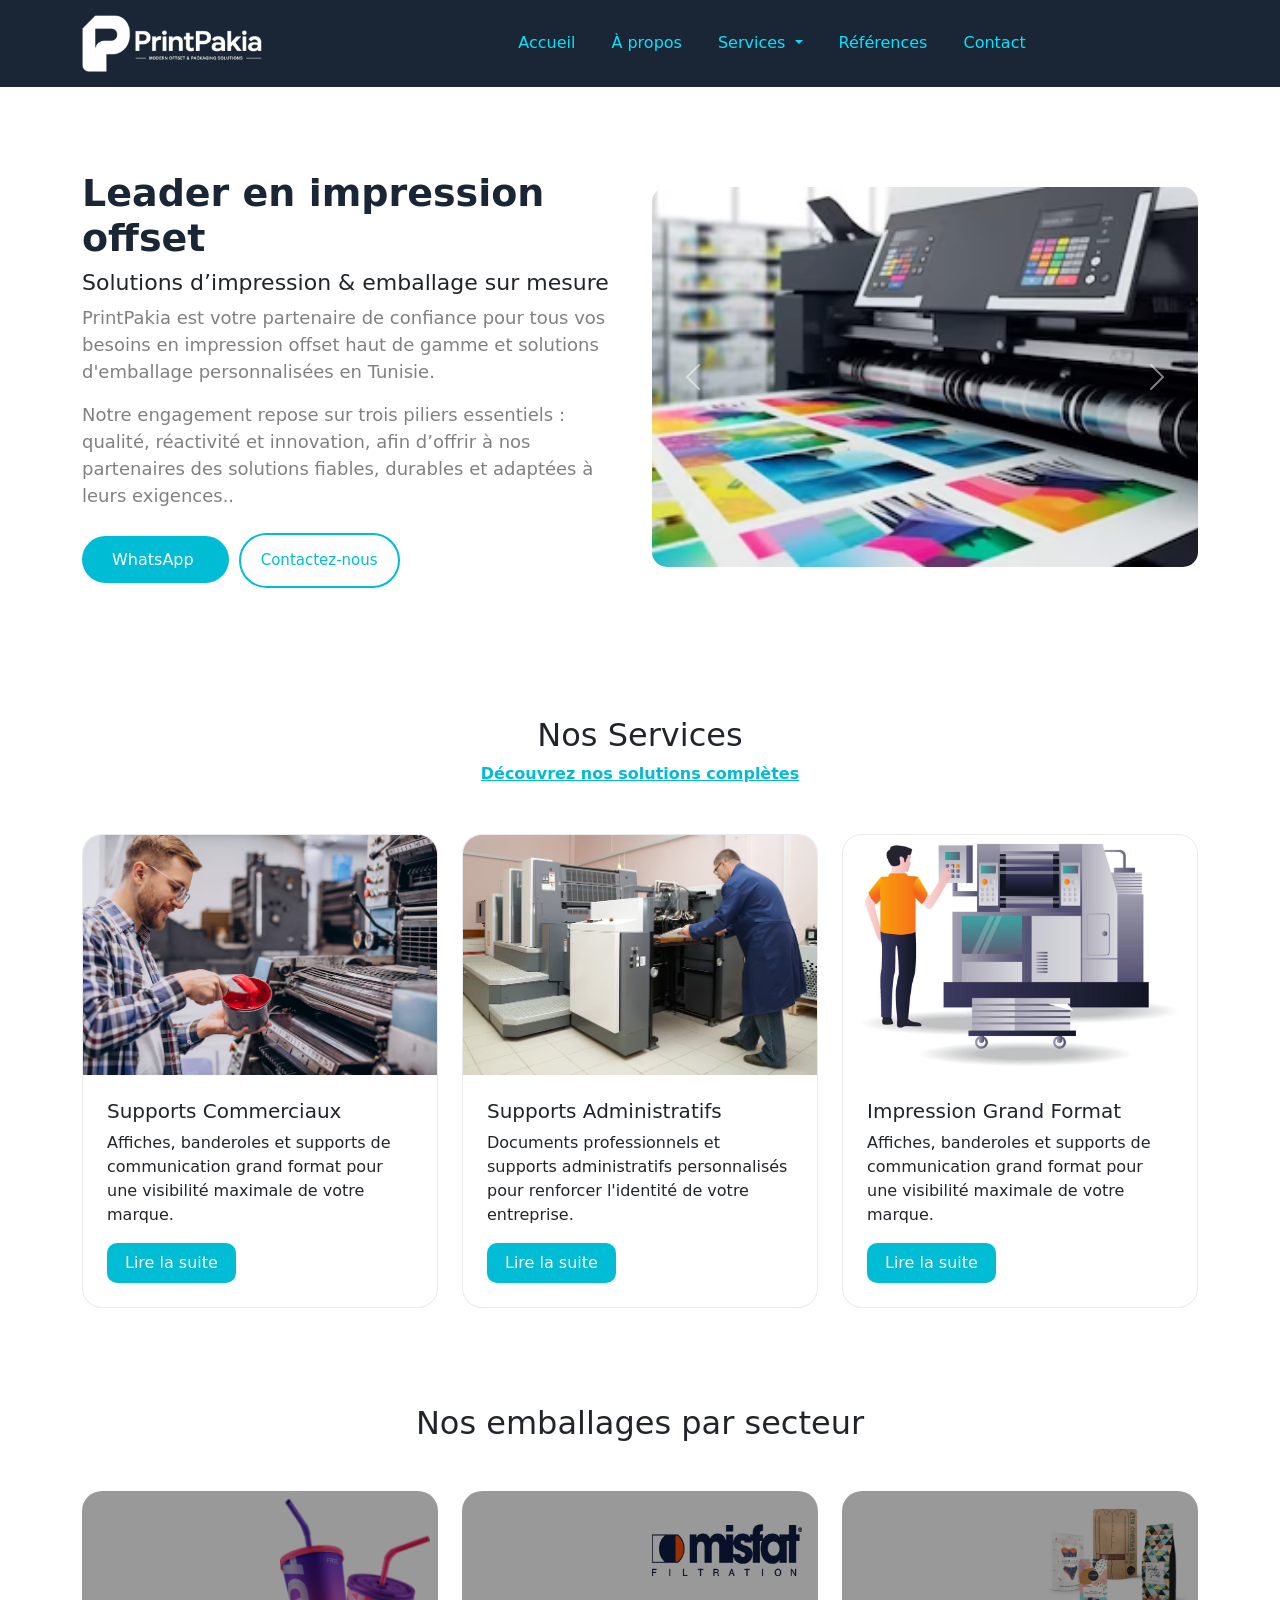
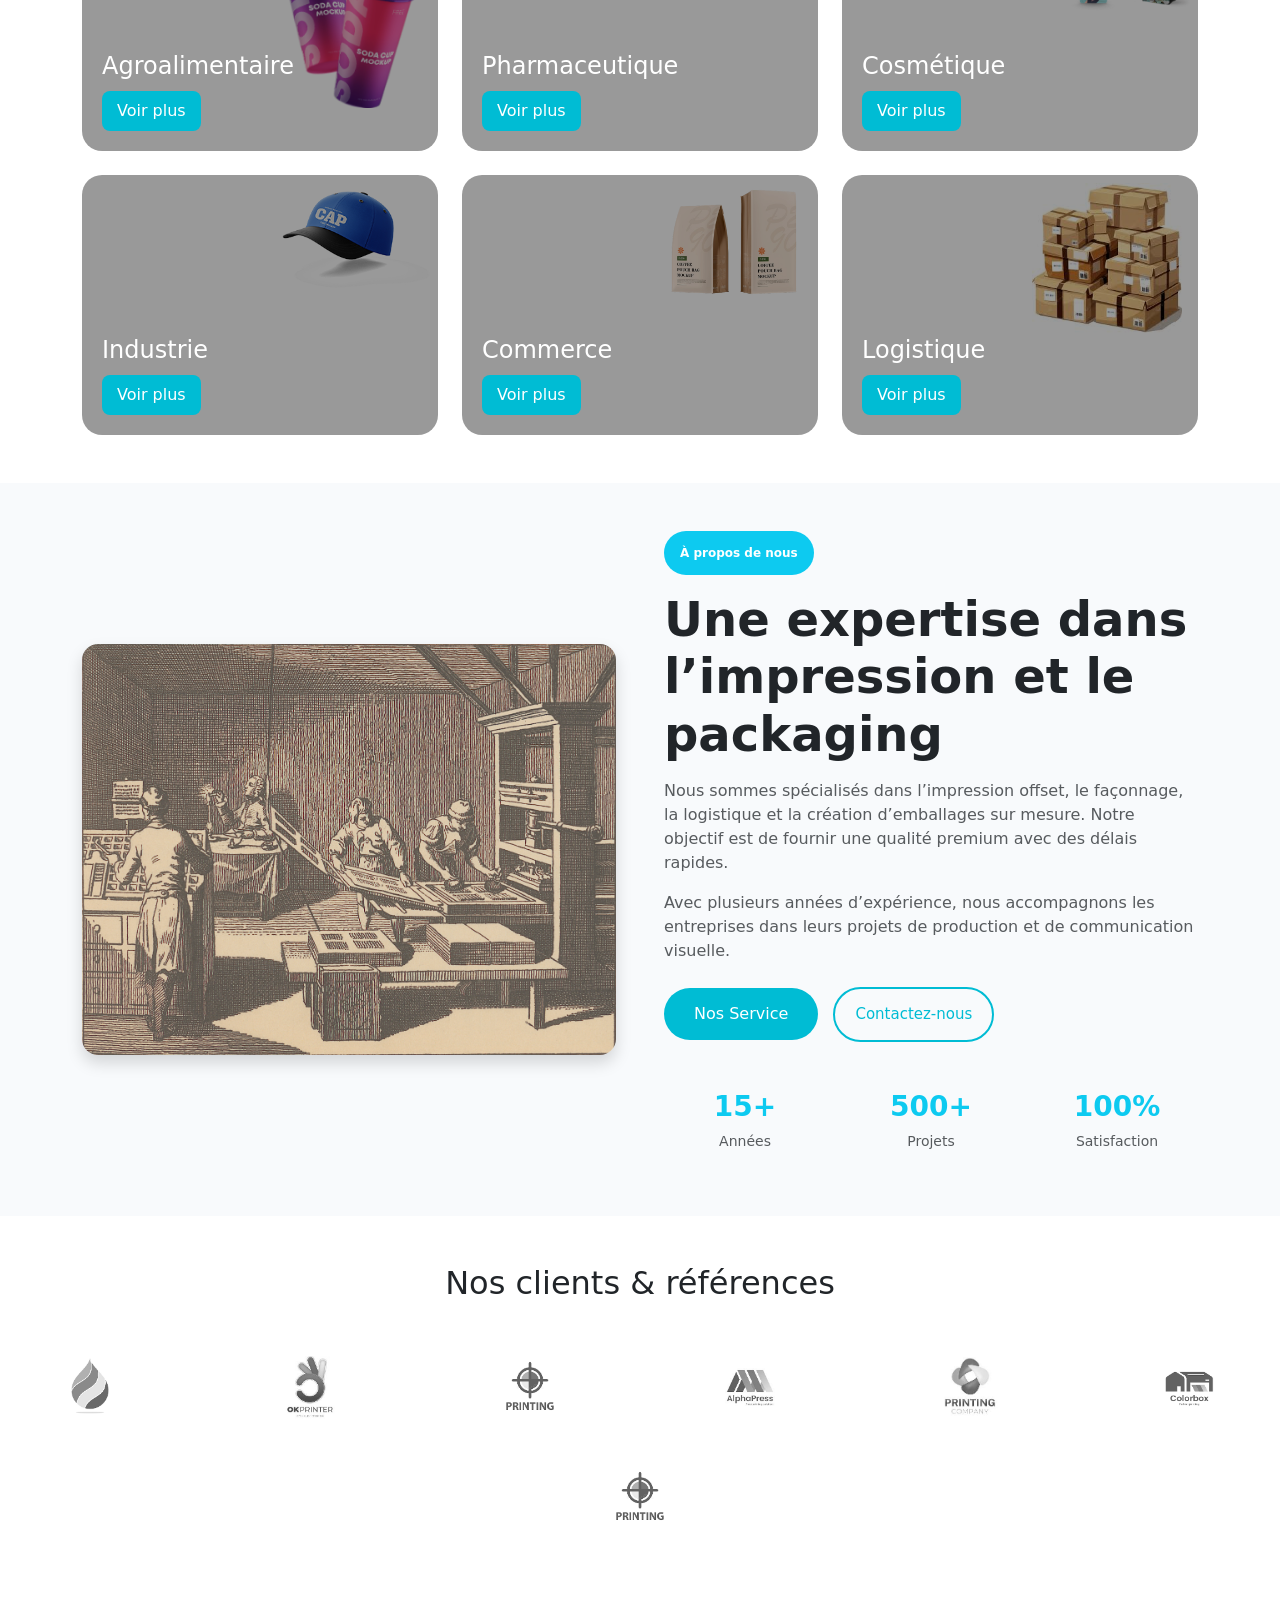
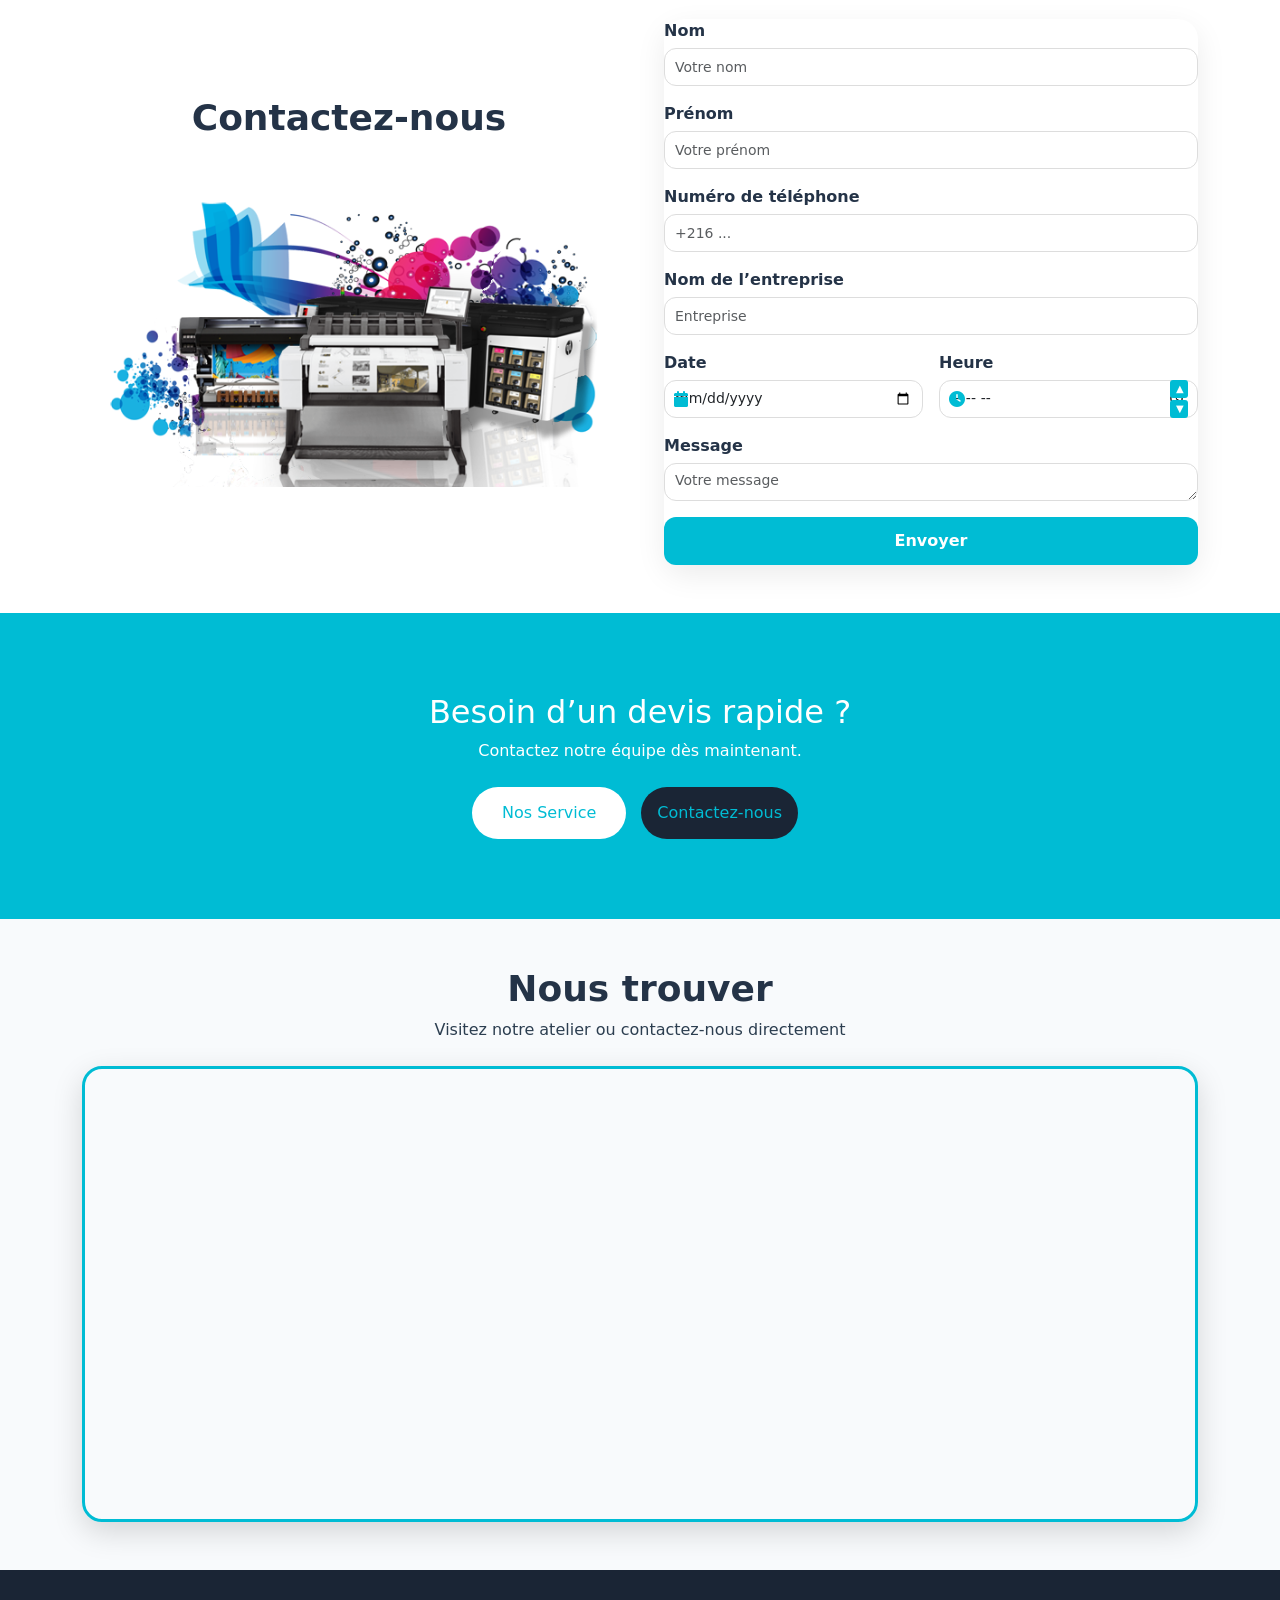
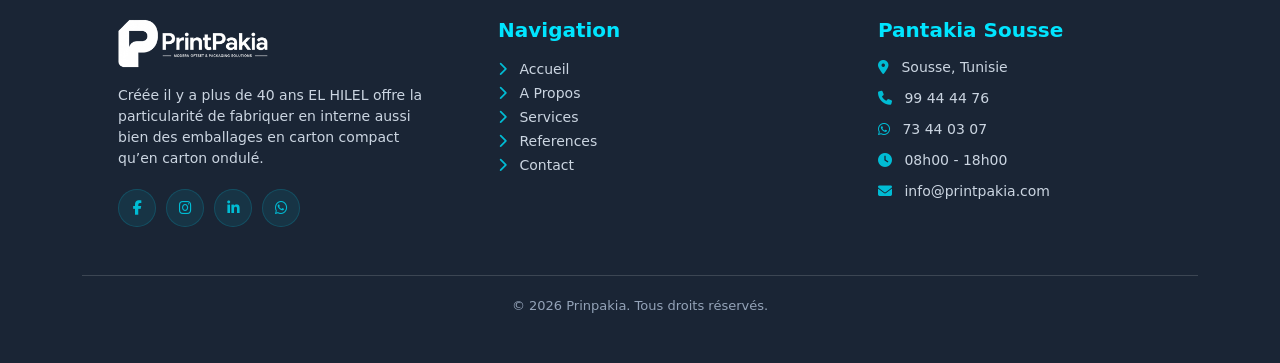
<file: index.html>
<!DOCTYPE html>
<html lang="fr">
<head>
    <meta charset="UTF-8">
    <meta name="viewport" content="width=device-width, initial-scale=1.0">
    <title>Printpakia</title>

    <!-- CSS -->
    <link rel="stylesheet" href="css/style.css">
    <!-- Bootstrap -->
    <link
        href="https://cdn.jsdelivr.net/npm/bootstrap@5.3.8/dist/css/bootstrap.min.css"
        rel="stylesheet"
    />
    </head>

<body>

<!-- NAVBAR -->
<nav class="navbar navbar-expand-lg navbar-custom">
    <div class="container">

        <a class="navbar-brand" href="#">
    <img src="images/logo-printpakia-white.png" alt="Pantakia Logo" class="logo-img">
</a>

        <button
            class="navbar-toggler"
            type="button"
            data-bs-toggle="collapse"
            data-bs-target="#navbarNav"
        >
            <span class="navbar-toggler-icon"></span>
        </button>

        <div class="collapse navbar-collapse justify-content-center ps-5" id="navbarNav">

            <ul class="navbar-nav">

                <li class="nav-item">
                    <a class="nav-link" href="/index.html">Accueil</a>
                </li>

                <li class="nav-item">
                    <a class="nav-link" href="/about.html">À propos</a>
                </li>

                <!-- Dropdown -->
                <li class="nav-item dropdown">
                    <a
                        class="nav-link dropdown-toggle"
                        href="/service.html"
                        data-bs-toggle="dropdown"
                    >
                        Services
                    </a>

                    <ul class="dropdown-menu">
                        <li><a class="dropdown-item" href="/service.html">Façonnage</a></li>
                        <li><a class="dropdown-item" href="/service.html">Impression</a></li>
                        <li><a class="dropdown-item" href="/service.html">Logistique</a></li>
                        <li><a class="dropdown-item" href="/service.html">Pré-presse</a></li>
                        <li><a class="dropdown-item" href="/service.html">Contre collage</a></li>
                    </ul>
                </li>

                <li class="nav-item">
                    <a class="nav-link" href="/reference.html">Références</a>
                </li>

                <li class="nav-item">
                    <a class="nav-link" href="/contact.html">Contact</a>
                </li>

            </ul>

        </div>
    </div>
</nav>


<!-- HERO -->
<section class="hero-section">
    <div class="container">
        <div class="row align-items-center">

            <div class="col-md-6">

                <h1 class="hero-badge pt-1">
                    Leader en impression offset
                </h1>

                <h1 class="hero-title">
                    Solutions d’impression & emballage sur mesure
                </h1>

                <p class="hero-text">                  
                    PrintPakia est votre partenaire de confiance pour tous vos besoins en impression 
                    offset haut de gamme et solutions d'emballage personnalisées en Tunisie.
                                   </p>
                  <p class="hero-text">
                   Notre engagement repose sur trois piliers essentiels : qualité, réactivité et innovation,
                    afin d’offrir à nos partenaires des solutions fiables, durables et adaptées à leurs exigences..
                </p>

                <div class="mt-4">
                    <a href="https://wa.me/21612345678" target="_blank" class="btn-primary-custom">
    WhatsApp
  </a>

                    <button class="btn-secondary-custom">
                       Contactez-nous
                    </button>
                </div>

            </div>

            <div class="col-md-6">

    <div id="heroCarousel" class="carousel slide" data-bs-ride="carousel">

        <div class="carousel-inner">

            <div class="carousel-item active">
                <img src="images/offset-5.avif" class="d-block w-100 hero-image" />
            </div>

            <div class="carousel-item">
                <img src="images/offset-2.jpg" class="d-block w-100 hero-image" />
            </div>

            <div class="carousel-item">
                <img src="images/offset-3.jpg" class="d-block w-100 hero-image" />
            </div>

            <div class="carousel-item">
                <img src="images/offset-4.jpg" class="d-block w-100 hero-image" />
            </div>

        </div>

        <!-- buttons -->
        <button class="carousel-control-prev" type="button" data-bs-target="#heroCarousel" data-bs-slide="prev">
            <span class="carousel-control-prev-icon"></span>
        </button>

        <button class="carousel-control-next" type="button" data-bs-target="#heroCarousel" data-bs-slide="next">
            <span class="carousel-control-next-icon"></span>
        </button>

    </div>

</div>

        </div>
    </div>
</section>


<!-- SERVICES -->
<section class="services-section py-5">
  <div class="container">

    <div class="text-center mb-5">
      <h2 class="section-title">Nos Services</h2>
      <a href="/service.html" class="link-service">Découvrez nos solutions complètes</p></a>
    </div>

    <div class="row g-4 justify-content-center">

      <!-- CARD 1 -->
      <div class="col-xl-4 col-lg-4 col-md-6 col-12">
        <div class="service-card">

          <div class="img-box">
            <img src="images/service-1.avif" alt="">
          </div>

          <div class="p-4">

            <h5>Supports Commerciaux</h5>

            <p>
              Affiches, banderoles et supports de communication grand format pour
               une visibilité maximale de votre marque.
            </p>

            <div class="more-content">
              <p>
             Affiches & posters Roll-up & kakémono Banderoles & bâches Catalogues produits
              </p>
            </div>

            <button class="btn-read">
              Lire la suite
            </button>

          </div>
        </div>
      </div>

      <!-- CARD 2 -->
      <div class="col-xl-4 col-lg-4 col-md-6 col-12">
        <div class="service-card">

          <div class="img-box">
            <img src="images/service-2.avif" alt="">
          </div>

          <div class="p-4">

            <h5>Supports Administratifs</h5>

            <p>
             Documents professionnels et supports
              administratifs personnalisés pour renforcer l'identité de votre entreprise.
            </p>

            <div class="more-content">
              <p>
             Porte-documents sur mesure Enveloppes personnalisées En-têtes de lettres Tampons & formulaires
              </p>
            </div>

            <button class="btn-read">
              Lire la suite
            </button>

          </div>
        </div>
      </div>

      <!-- CARD 3 -->
      <div class="col-xl-4 col-lg-4 col-md-6 col-12">
        <div class="service-card">

          <div class="img-box">
            <img src="images/service-3.jpg" alt="">
          </div>

          <div class="p-4">

            <h5>Impression Grand Format</h5>

            <p>
           Affiches, banderoles et supports de communication grand format pour une visibilité maximale de votre marque.
            </p>

            <div class="more-content">
              <p>
              Affiches & posters
Roll-up & kakémono
Banderoles & bâches
Catalogues produit
              </p>
            </div>

            <button class="btn-read">
              Lire la suite
            </button>

          </div>
        </div>
      </div>

    </div>
  </div>
</section>
<section class="sector-section py-5">

  <div class="container">

    <div class="text-center mb-5">
      <h2>Nos emballages par secteur</h2>
    </div>

    <div class="row g-4">

      <!-- CARD -->
      <div class="col-lg-4 col-md-6 col-12">
        <div class="sector-card">

          <div class="sector-bg pt-2 pe-2">
            <img src="images/cup-shape.png">
          </div>

          <div class="sector-content">
            <h4>Agroalimentaire</h4>
            <button>Voir plus</button>
          </div>

        </div>
      </div>

      <!-- CARD 2 -->
      <div class="col-lg-4 col-md-6 col-12">
        <div class="sector-card">

          <div class="sector-bg pt-3 pe-3">
            <img src="images/misfat-1.png">
          </div>

          <div class="sector-content">
            <h4>Pharmaceutique</h4>
            <button>Voir plus</button>
          </div>

        </div>
      </div>

      <!-- CARD 3 -->
      <div class="col-lg-4 col-md-6 col-12">
        <div class="sector-card">

          <div class="sector-bg pt-2 pe-2">
            <img src="images/pakia-1.png">
          </div>

          <div class="sector-content">
            <h4>Cosmétique</h4>
            <button>Voir plus</button>
          </div>

        </div>
      </div>

      <!-- CARD 4 -->
      <div class="col-lg-4 col-md-6 col-12">
        <div class="sector-card">

          <div class="sector-bg pt-3 pe-2">
            <img src="images/cap-shape.png">
          </div>

          <div class="sector-content">
            <h4>Industrie</h4>
            <button>Voir plus</button>
          </div>

        </div>
      </div>

      <!-- CARD 5 -->
      <div class="col-lg-4 col-md-6 col-12">
        <div class="sector-card">

          <div class="sector-bg pt-2 pe-2">
            <img src="images/pakia-2.png">
          </div>

          <div class="sector-content">
            <h4>Commerce</h4>
            <button>Voir plus</button>
          </div>

        </div>
      </div>

      <!-- CARD 6 -->
      <div class="col-lg-4 col-md-6 col-12">
        <div class="sector-card">

          <div class="sector-bg pt-2 pe-3">
            <img src="images/logistique.jpg" >
          </div>

          <div class="sector-content">
            <h4>Logistique</h4>
            <button>Voir plus</button>
          </div>

        </div>
      </div>

    </div>
  </div>
</section>


<!-- WHY US -->
<section class="about-section py-5">
  <div class="container">

    <div class="row align-items-center g-5">

      <!-- IMAGE (col-6) -->
      <div class="col-lg-6 col-12">
        <div class="about-img">
          <img src="images/about-1.jpg" class="img-fluid rounded-4 shadow" alt="About">
        </div>
      </div>

      <!-- TEXT (col-6) -->
      <div class="col-lg-6 col-12">

        <a href="/about.html" class="badge bg-info px-3 py-3 mb-3">
          À propos de nous
        </a>

        <h2 class="fw-bold display-5 text-dark">
          Une expertise dans l’impression et le packaging
        </h2>

        <p class="text-muted mt-3">
          Nous sommes spécialisés dans l’impression offset, le façonnage,
          la logistique et la création d’emballages sur mesure.
          Notre objectif est de fournir une qualité premium avec des délais rapides.
        </p>

        <p class="text-muted">
          Avec plusieurs années d’expérience, nous accompagnons les entreprises
          dans leurs projets de production et de communication visuelle.
        </p>

        <!-- BUTTONS -->
     <div class="mt-4">
                    <button class="btn-primary-custom">
                        Nos Service
                    </button>

                    <button class="btn-secondary-custom">
                       Contactez-nous
                    </button>
                </div>

        <!-- EXTRA INFO -->
        <div class="row mt-5">

          <div class="col-4 text-center">
            <h3 class="fw-bold text-info">15+</h3>
            <p class="small text-muted">Années</p>
          </div>

          <div class="col-4 text-center">
            <h3 class="fw-bold text-info">500+</h3>
            <p class="small text-muted">Projets</p>
          </div>

          <div class="col-4 text-center">
            <h3 class="fw-bold text-info">100%</h3>
            <p class="small text-muted">Satisfaction</p>
          </div>

        </div>

      </div>

    </div>
  </div>
</section>

<section className="clients-section pt-5 mt-5">
  <div class="text-center mt-5">
  <h2 className="clients-title">
    Nos clients & références
  </h2></div>

  <div class="logos-wrapper">
    <div class="logos-track text-center">

      <img src="/images/client-2.png" class="client-2"/>
      <img src="/images/client-2.jpg" class="client-2"/>
      <img src="/images/client-7.png" class="client-2"/>
      <img src="/images/client-4.jpg" class="client-2"/>
      <img src="/images/client-5.jpg" class="client-2"/>
      <img src="/images/client-6.png" class="client-2"/>
            <img src="/images/client-7.png" class="client-2"/>
     
    </div>
  </div>

</section>
<!-- contact -->
 <link rel="stylesheet" href="https://cdnjs.cloudflare.com/ajax/libs/font-awesome/6.5.0/css/all.min.css">

<section class="contact-section py-5">

  <div class="container">

    <div class="row g-5 align-items-center">

      <!-- LEFT TEXT -->
      <div class="col-md-6">
<div class="contact-images">
    <h2 class="contact-title text-center">
          Contactez-nous
        </h2>
        <div class="pt-5">
  <img src="images/img-contact.png" class="img-fluid">
  </div>
</div>
       
    

      </div>

      <!-- FORM -->
      <div class="col-md-6">

        <form class="contact-form">

          <div class="mb-3">
            <label>Nom</label>
            <input type="text" class="form-control" placeholder="Votre nom">
          </div>

          <div class="mb-3">
            <label>Prénom</label>
            <input type="text" class="form-control" placeholder="Votre prénom">
          </div>

          <div class="mb-3">
            <label>Numéro de téléphone</label>
            <input type="text" class="form-control" placeholder="+216 ...">
          </div>

          <div class="mb-3">
            <label>Nom de l’entreprise</label>
            <input type="text" class="form-control" placeholder="Entreprise">
          </div>

          <!-- DATE + HEURE -->
          <div class="row g-3">

            <!-- DATE -->
            <div class="col-6">
              <label>Date</label>
              <div class="input-icon">
                <i class="fa fa-calendar"></i>
                <input type="date" class="form-control">
              </div>
            </div>

            <!-- HEURE -->
            <div class="col-6">
              <label>Heure</label>
              <div class="input-icon time-box">
                <i class="fa fa-clock"></i>

                <input type="time" class="form-control">

                <div class="time-arrows">
                  <button type="button">▲</button>
                  <button type="button">▼</button>
                </div>
              </div>
            </div>

          </div>

          <div class="mb-3 mt-3">
            <label>Message</label>
            <textarea class="form-control" rows="4" placeholder="Votre message"></textarea>
          </div>

          <button type="submit" class="btn-contact w-100">
            Envoyer
          </button>

        </form>

      </div>

    </div>

  </div>

</section>

<section class="cta-section text-center">

    <h2>Besoin d’un devis rapide ?</h2>
    <p>Contactez notre équipe dès maintenant.</p>

 <div class="mt-4">
                    <button class="btn-primary-custom-1">
                        Nos Service
                    </button>

                    <button class="btn-secondary-custom-2 px-3">
                       Contactez-nous
                    </button>
                </div>

</section>

<section class="maps-section py-5">

  <div class="container">

    <div class="text-center mb-4">
      <h2 class="maps-title">Nous trouver</h2>
      <p class="maps-text">
        Visitez notre atelier ou contactez-nous directement
      </p>
    </div>

    <div class="map-container">

      <iframe
  src="https://www.google.com/maps?q=Avenue+Habib+Bourguiba,+Kisbet+El+Mediouni,+Monastir,+Tunisia&output=embed"
  width="100%"
  height="450"
  style="border:0;"
  allowfullscreen=""
  loading="lazy">
</iframe>
       
    </div>

  </div>

</section>
<!-- FOOTER -->
<footer class="footer-section py-5">

  <div class="container">

    <div class="row g-4">

      <!-- COL 1 -->
      <div class="col-md-4 ps-5">

        <img src="/images/logo-printpakia-white.png" class="footer-logo mb-3">

        <p class="footer-text">
          Créée il y a plus de 40 ans EL HILEL offre la particularité de fabriquer en interne
          aussi bien des emballages en carton compact qu’en carton ondulé.
        </p>
   <div class="footer-social">
          <a href="#" class="social-btn"><i class="fab fa-facebook-f"></i></a>
          <a href="#" class="social-btn"><i class="fab fa-instagram"></i></a>
          <a href="#" class="social-btn"><i class="fab fa-linkedin-in"></i></a>
          <a href="#" class="social-btn"><i class="fab fa-whatsapp"></i></a>
        </div>
      </div>

      <!-- COL 2 -->
      <div class="col-md-4 ps-5">

        <h5 class="footer-title">Navigation</h5>
<ul class="footer-navigation">
  <li>
        <a class="footer-text">
         <i class="fas fa-chevron-right"></i>
    Accueil
        </a>
</li>
<li>
        <a class="footer-text">
        <i class="fas fa-chevron-right"></i>
        A Propos
        </a>
</li>
<li>
        <a class="footer-text">
       <i class="fas fa-chevron-right"></i>
        Services
        <a>
          </li>
<li>
        <a class="footer-text">
       <i class="fas fa-chevron-right"></i>
       References
        </a>
        </li>
<li>
        <a class="footer-text">
                <i class="fas fa-chevron-right"></i>
      Contact
        </a>
        </li>
</ul>
      </div>

      <!-- COL 3 -->
      <div class="col-md-4 ps-5">

        <h5 class="footer-title">Pantakia Sousse</h5>

        <p class="footer-text">
          <i class="fa fa-map-marker-alt"></i>
          Sousse, Tunisie
        </p>
<a href="" class="footer-text">
        <p class="footer-text">
          <i class="fa fa-phone" ></i>
         99 44 44 76
        </p></a>
        <a href="https://wa.me/21612345678" class="footer-text">
 <p class="footer-text">
          <i class="fa-brands fa-whatsapp"></i>
         73 44 03 07
        </p></a>
        <p class="footer-text">
          <i class="fa fa-clock"></i>
          08h00 - 18h00
        </p>

        <p class="footer-text">
          <i class="fa fa-envelope"></i>
          info@printpakia.com
        </p>  
        

      </div>

    </div>

    <!-- BOTTOM -->
    <div class="text-center mt-5 footer-bottom">
      © 2026 Prinpakia. Tous droits réservés.
    </div>

  </div>

</footer>
<script src="https://cdn.jsdelivr.net/npm/bootstrap@5.3.8/dist/js/bootstrap.bundle.min.js"></script>
<script>
document.querySelectorAll(".btn-read").forEach(button => {
  button.addEventListener("click", function () {
    const content = this.previousElementSibling;

    if (content.style.display === "block") {
      content.style.display = "none";
      this.innerText = "Lire la suite";
    } else {
      content.style.display = "block";
      this.innerText = "Voir moins";
    }
  });
});
</script>

</body>
</html>
</file>
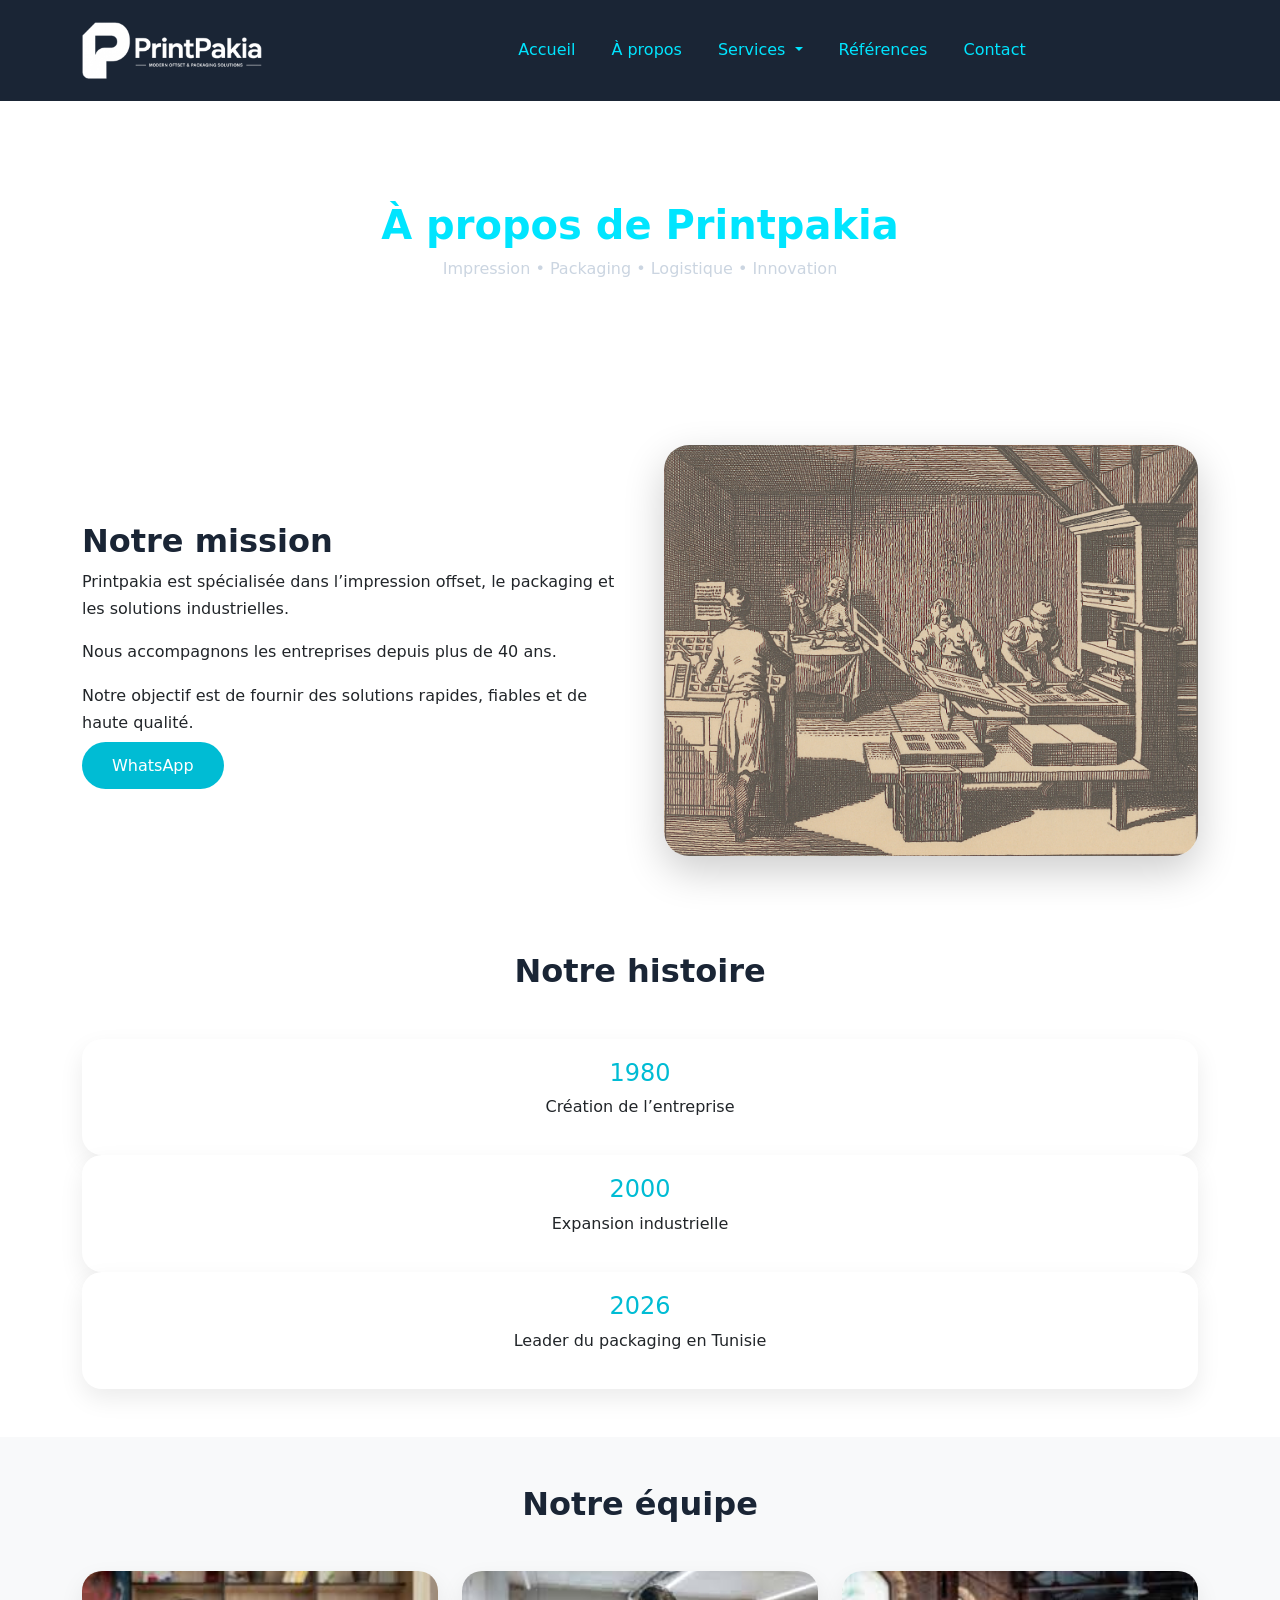
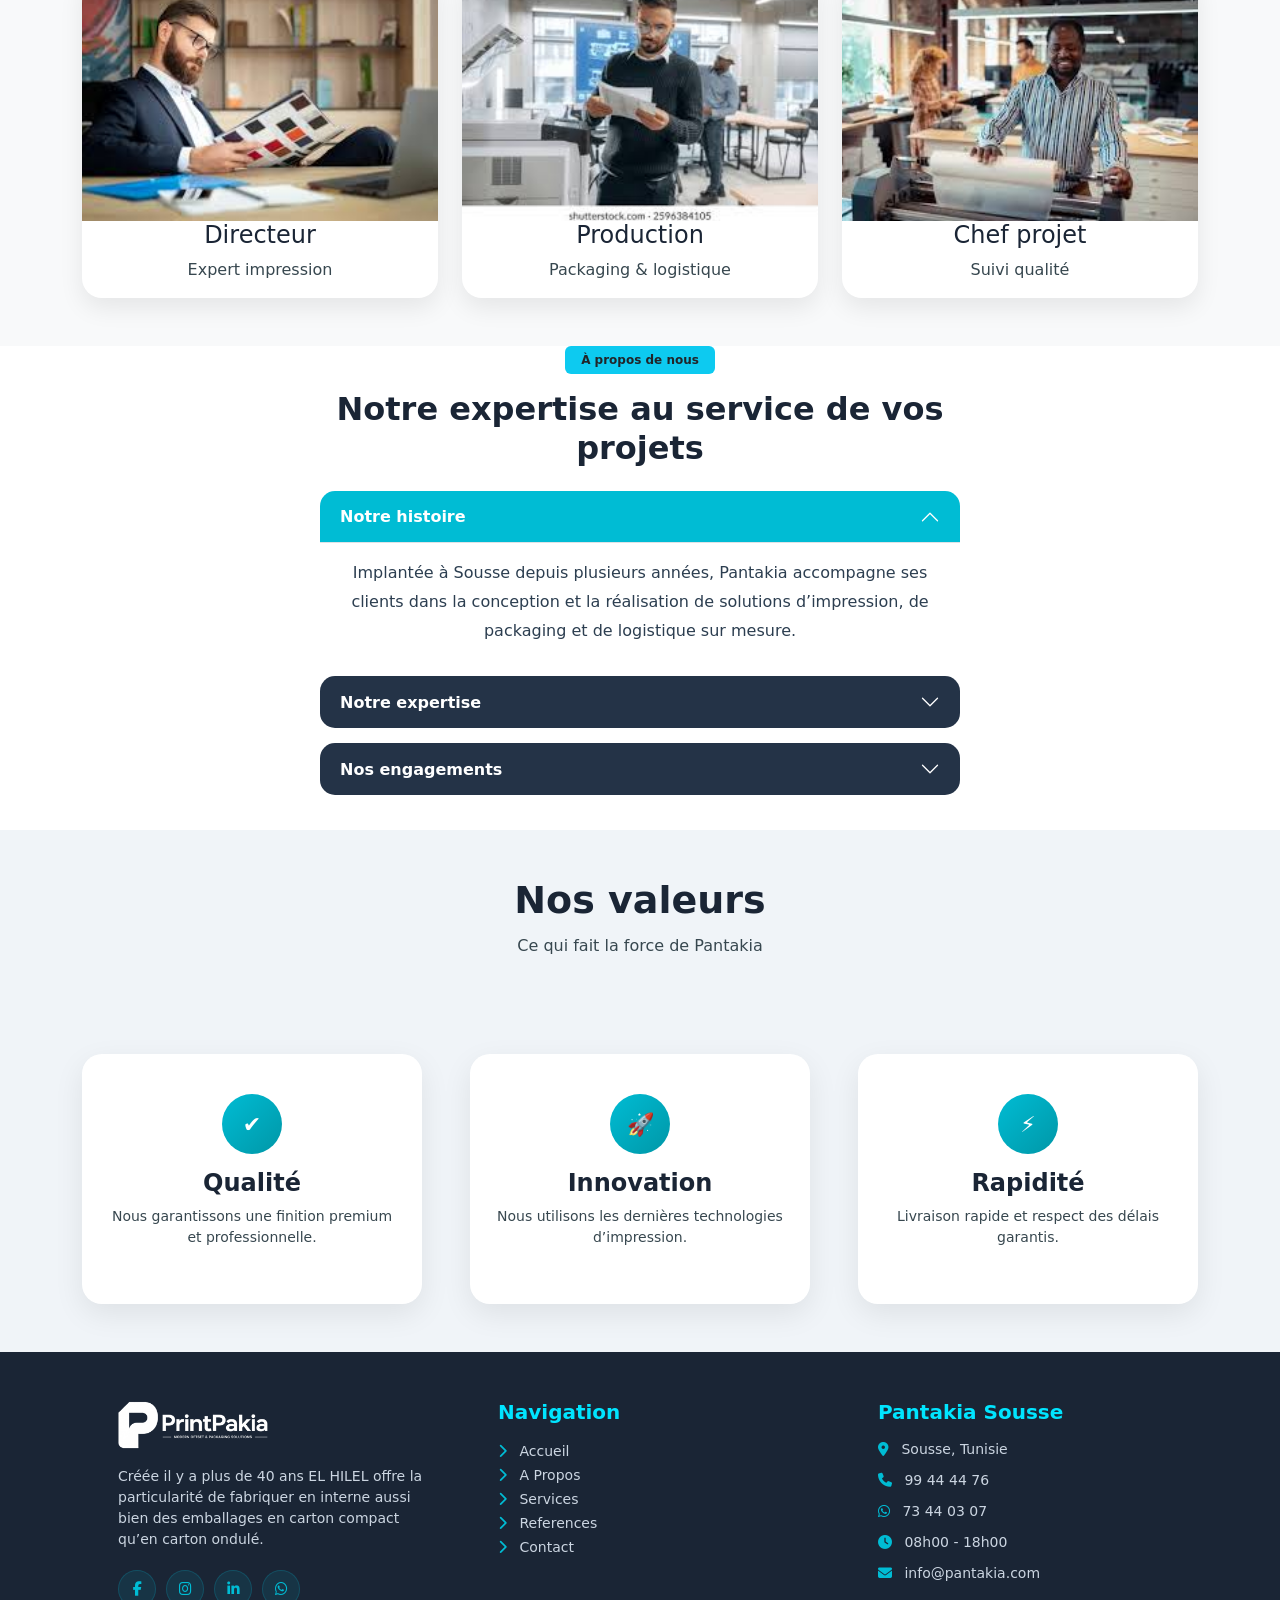
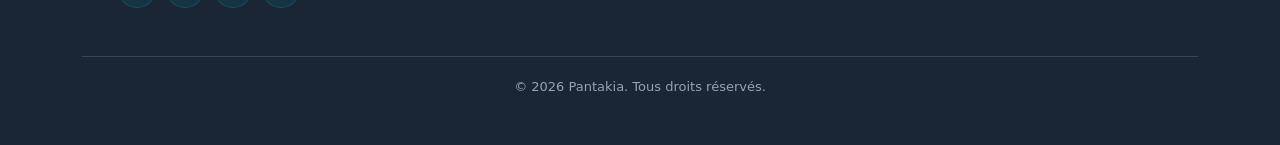
<file: about.html>
<!DOCTYPE html>
<html lang="fr">
<head>
<meta charset="UTF-8">
<meta name="viewport" content="width=device-width, initial-scale=1.0">

<title>À propos - Printpakia</title>

<!-- Bootstrap -->
<link href="https://cdn.jsdelivr.net/npm/bootstrap@5.3.8/dist/css/bootstrap.min.css" rel="stylesheet">
<link rel="stylesheet" href="https://cdnjs.cloudflare.com/ajax/libs/font-awesome/6.5.0/css/all.min.css">
<!-- AOS Animation -->
<link rel="stylesheet" href="https://unpkg.com/aos@2.3.1/dist/aos.css">

<link rel="stylesheet" href="css/about.css">
</head>

<body>
<nav class="navbar navbar-expand-lg navbar-custom">
    <div class="container">

        <a class="navbar-brand" href="#">
    <img src="images/logo-printpakia-white.png" alt="Pantakia Logo" class="logo-img">
</a>

        <button
            class="navbar-toggler"
            type="button"
            data-bs-toggle="collapse"
            data-bs-target="#navbarNav"
        >
            <span class="navbar-toggler-icon"></span>
        </button>

        <div class="collapse navbar-collapse justify-content-center ps-5" id="navbarNav">

            <ul class="navbar-nav">

                <li class="nav-item">
                    <a class="nav-link" href="/index.html">Accueil</a>
                </li>

                <li class="nav-item">
                    <a class="nav-link" href="/about.html">À propos</a>
                </li>

                <!-- Dropdown -->
                <li class="nav-item dropdown">
                    <a
                        class="nav-link dropdown-toggle"
                        href="#"
                        data-bs-toggle="dropdown"
                    >
                        Services
                    </a>

                    <ul class="dropdown-menu">
                        <li><a class="dropdown-item" href="/service.html">Façonnage</a></li>
                        <li><a class="dropdown-item" href="/service.html">Impression</a></li>
                        <li><a class="dropdown-item" href="/service.html">Logistique</a></li>
                        <li><a class="dropdown-item" href="/service.html">Pré-presse</a></li>
                        <li><a class="dropdown-item" href="/service.html">Contre collage</a></li>
                    </ul>
                </li>

                <li class="nav-item">
                    <a class="nav-link" href="/reference.html">Références</a>
                </li>

                <li class="nav-item">
                    <a class="nav-link" href="/contact.html">Contact</a>
                </li>

            </ul>

        </div>
    </div>
</nav>
<!-- HERO -->
<section class="about-hero">

  <div class="container text-center">

    <h1 data-aos="fade-up">À propos de Printpakia</h1>

    <p data-aos="fade-up" data-aos-delay="200" class="">
      Impression • Packaging • Logistique • Innovation
    </p>

  </div>

</section>

<!-- INTRO -->
<section class="py-5">

  <div class="container">

    <div class="row align-items-center g-5">

      <div class="col-md-6" data-aos="fade-right">
<div class="mission">
        <h2>Notre mission</h2>
        <p>
          Printpakia est spécialisée dans l’impression offset, le packaging et les solutions industrielles.
                </p>
        <p>Nous accompagnons les entreprises depuis plus de 40 ans.</p> 
        <p>
          Notre objectif est de fournir des solutions rapides, fiables et de haute qualité.
        </p>
              <a href="https://wa.me/21612345678" target="_blank" class="btn-primary-custom">
    WhatsApp
  </a>
  </div>

      </div>

      <div class="col-md-6" data-aos="fade-left">

        <img src="images/about-1.jpg" class="img-fluid about-img">

      </div>

    </div>

  </div>

</section>

<!-- TIMELINE -->
<section class="timeline-section py-5">

  <div class="container">

    <h2 class="text-center mb-5" data-aos="fade-up">
      Notre histoire
    </h2>

    <div class="timeline">

      <div class="timeline-item" data-aos="fade-up">
        <h4>1980</h4>
        <p>Création de l’entreprise</p>
      </div>

      <div class="timeline-item" data-aos="fade-up" data-aos-delay="200">
        <h4>2000</h4>
        <p>Expansion industrielle</p>
      </div>

      <div class="timeline-item" data-aos="fade-up" data-aos-delay="400">
        <h4>2026</h4>
        <p>Leader du packaging en Tunisie</p>
      </div>

    </div>

  </div>

</section>

<!-- TEAM -->
<section class="py-5 bg-light">

  <div class="container">

    <h2 class="text-center mb-5" data-aos="fade-up">
      Notre équipe
    </h2>

    <div class="row g-4">

      <div class="col-md-4" data-aos="zoom-in">
        <div class="team-card">
          <img src="images/number-1.jpg">
          <h4>Directeur</h4>
          <p>Expert impression</p>
        </div>
      </div>

      <div class="col-md-4" data-aos="zoom-in" data-aos-delay="150">
        <div class="team-card">
          <img src="images/number-2.jpg">
          <h4>Production</h4>
          <p>Packaging & logistique</p>
        </div>
      </div>

      <div class="col-md-4" data-aos="zoom-in" data-aos-delay="300">
        <div class="team-card">
          <img src="images/number-3.jpg">
          <h4>Chef projet</h4>
          <p>Suivi qualité</p>
        </div>
      </div>

    </div>

  </div>

</section>

<!-- VALUES -->
<div class="col-md-6 d-flex flex-column justify-content-center align-items-center text-center mx-auto">

  <a href="about.html" class="badge bg-info text-dark px-3 py-2 mb-3 text-decoration-none">
    À propos de nous
  </a>

  <h2 class="mb-4">
    Notre expertise au service de vos projets
  </h2>

  <div class="accordion w-100" id="aboutAccordion">

    <!-- ITEM 1 -->
    <div class="accordion-item">
      <h2 class="accordion-header">

        <button
          class="accordion-button"
          type="button"
          data-bs-toggle="collapse"
          data-bs-target="#collapseOne"
        >
          Notre histoire
        </button>

      </h2>

      <div id="collapseOne" class="accordion-collapse collapse show" data-bs-parent="#aboutAccordion">
        <div class="accordion-body">
          Implantée à Sousse depuis plusieurs années, Pantakia accompagne ses clients dans la conception et la réalisation de solutions d’impression, de packaging et de logistique sur mesure.
        </div>
      </div>
    </div>

    <!-- ITEM 2 -->
    <div class="accordion-item">
      <h2 class="accordion-header">
        <button class="accordion-button collapsed" type="button" data-bs-toggle="collapse" data-bs-target="#collapseTwo">
          Notre expertise
        </button>
      </h2>

      <div id="collapseTwo" class="accordion-collapse collapse" data-bs-parent="#aboutAccordion">
        <div class="accordion-body">
          Grâce à notre expertise, notre équipement moderne et notre maîtrise complète de la chaîne de production, nous répondons efficacement à vos besoins en impression offset, façonnage, pré-presse et emballage industriel.
        </div>
      </div>
    </div>

    <!-- ITEM 3 -->
    <div class="accordion-item">
      <h2 class="accordion-header">
        <button class="accordion-button collapsed" type="button" data-bs-toggle="collapse" data-bs-target="#collapseThree">
          Nos engagements
        </button>
      </h2>

      <div id="collapseThree" class="accordion-collapse collapse" data-bs-parent="#aboutAccordion">
        <div class="accordion-body">
          Notre engagement repose sur trois piliers essentiels : qualité, réactivité et innovation, afin d’offrir à nos partenaires des solutions fiables, durables et adaptées à leurs exigences.
        </div>
      </div>
    </div>

  </div>

</div>

    </div>


       

<!-- accordions-->
<section class="values-modern py-5">

  <div class="container text-center">

    <h2 class="values-title" data-aos="fade-up">
      Nos valeurs
    </h2>

    <p class="values-subtitle" data-aos="fade-up" data-aos-delay="100">
      Ce qui fait la force de Pantakia
    </p>

    <div class="row mt-5 g-5">

      <!-- ITEM -->
      <div class="col-md-4" data-aos="fade-up">
        <div class="value-item">
          <div class="value-icon">✔</div>
          <h4>Qualité</h4>
          <p>Nous garantissons une finition premium et professionnelle.</p>
        </div>
      </div>

      <!-- ITEM -->
      <div class="col-md-4" data-aos="fade-up" data-aos-delay="150">
        <div class="value-item">
          <div class="value-icon">🚀</div>
          <h4>Innovation</h4>
          <p>Nous utilisons les dernières technologies d’impression.</p>
        </div>
      </div>

      <!-- ITEM -->
      <div class="col-md-4" data-aos="fade-up" data-aos-delay="300">
        <div class="value-item">
          <div class="value-icon">⚡</div>
          <h4>Rapidité</h4>
          <p>Livraison rapide et respect des délais garantis.</p>
        </div>
      </div>

    </div>

  </div>

</section>
<!-- AOS SCRIPT -->
<script src="https://unpkg.com/aos@2.3.1/dist/aos.js"></script>
<script>
  AOS.init({
    duration: 1000,
    once: true
  });
</script>
<script src="https://cdn.jsdelivr.net/npm/bootstrap@5.3.8/dist/js/bootstrap.bundle.min.js"></script>
<footer class="footer-section py-5">

  <div class="container">

    <div class="row g-4">

      <!-- COL 1 -->
      <div class="col-md-4 ps-5">

        <img src="/images/logo-printpakia-white.png" class="footer-logo mb-3">

        <p class="footer-text">
          Créée il y a plus de 40 ans EL HILEL offre la particularité de fabriquer en interne
          aussi bien des emballages en carton compact qu’en carton ondulé.
        </p>
   <div class="footer-social">
          <a href="#" class="social-btn"><i class="fab fa-facebook-f"></i></a>
          <a href="#" class="social-btn"><i class="fab fa-instagram"></i></a>
          <a href="#" class="social-btn"><i class="fab fa-linkedin-in"></i></a>
          <a href="#" class="social-btn"><i class="fab fa-whatsapp"></i></a>
        </div>
      </div>

      <!-- COL 2 -->
      <div class="col-md-4 ps-5">

        <h5 class="footer-title">Navigation</h5>
<ul class="footer-navigation">
  <li>
        <a class="footer-text">
         <i class="fas fa-chevron-right"></i>
    Accueil
        </a>
</li>
<li>
        <a class="footer-text">
        <i class="fas fa-chevron-right"></i>
        A Propos
        </a>
</li>
<li>
        <a class="footer-text">
       <i class="fas fa-chevron-right"></i>
        Services
        <a>
          </li>
<li>
        <a class="footer-text">
       <i class="fas fa-chevron-right"></i>
       References
        </a>
        </li>
<li>
        <a class="footer-text">
                <i class="fas fa-chevron-right"></i>
      Contact
        </a>
        </li>
</ul>
      </div>

      <!-- COL 3 -->
      <div class="col-md-4 ps-5">

        <h5 class="footer-title">Pantakia Sousse</h5>

        <p class="footer-text">
          <i class="fa fa-map-marker-alt"></i>
          Sousse, Tunisie
        </p>
<a href="" class="footer-text">
        <p class="footer-text">
          <i class="fa fa-phone" ></i>
         99 44 44 76
        </p></a>
        <a href="https://wa.me/21612345678" class="footer-text">
 <p class="footer-text">
          <i class="fa-brands fa-whatsapp"></i>
         73 44 03 07
        </p></a>
        <p class="footer-text">
          <i class="fa fa-clock"></i>
          08h00 - 18h00
        </p>

        <p class="footer-text">
          <i class="fa fa-envelope"></i>
          info@pantakia.com
        </p>  
        

      </div>

    </div>

    <!-- BOTTOM -->
    <div class="text-center mt-5 footer-bottom">
      © 2026 Pantakia. Tous droits réservés.
    </div>

  </div>

</footer>
</body>
</html>
</file>
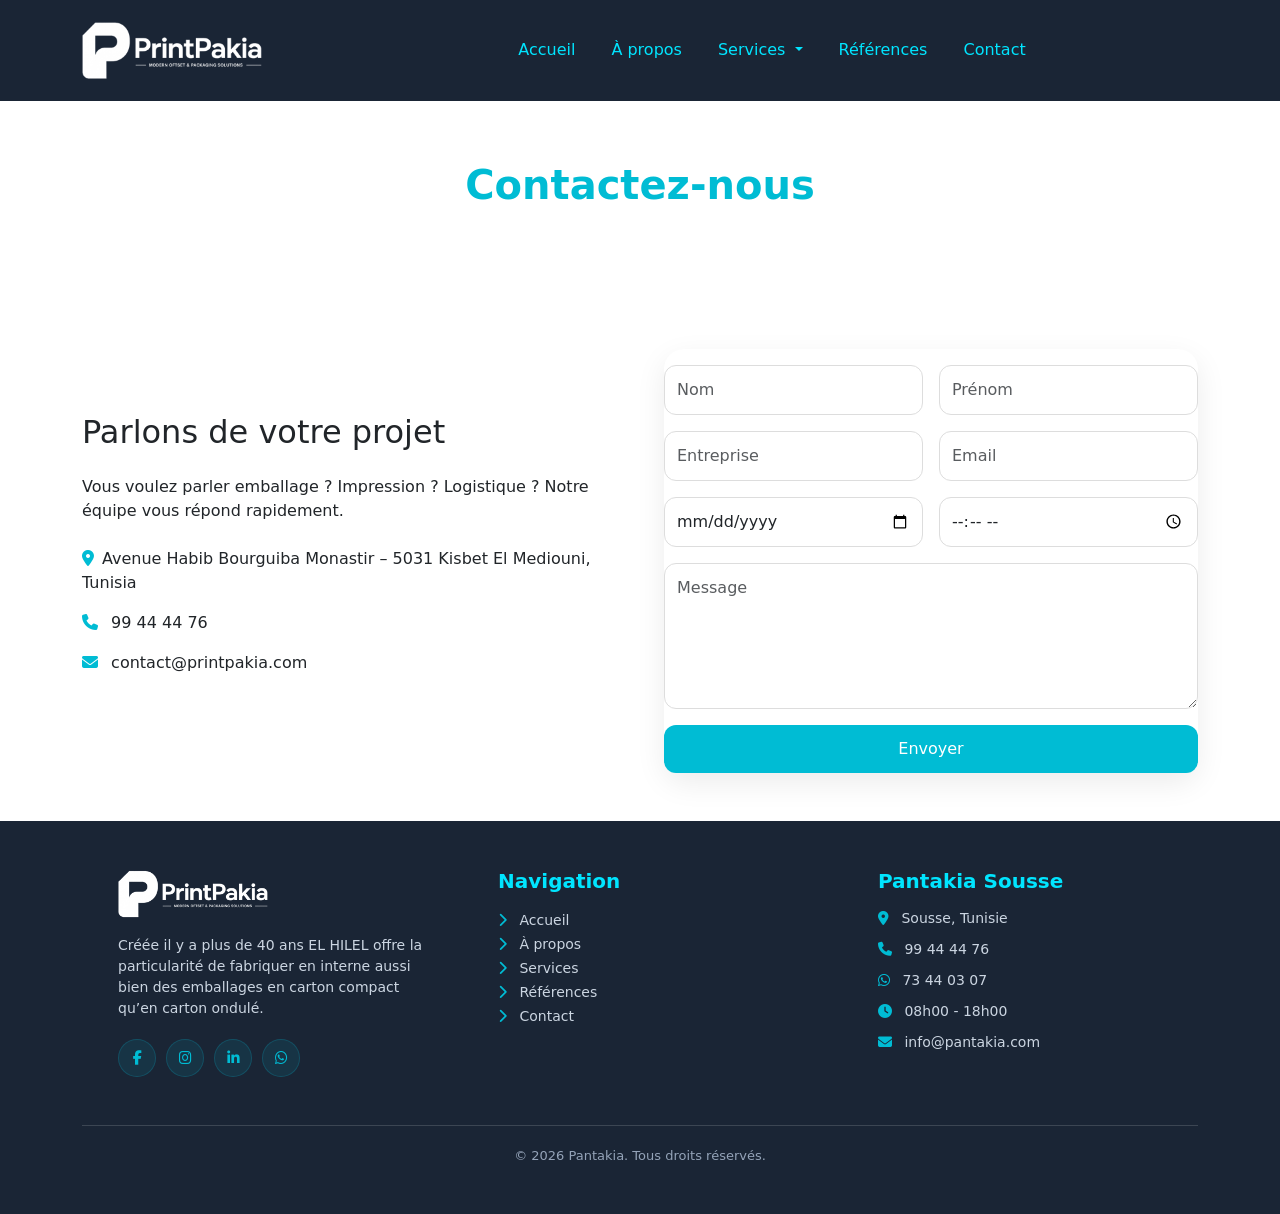
<file: contact.html>
<!DOCTYPE html>
<html lang="fr">
<head>
<meta charset="UTF-8">
<meta name="viewport" content="width=device-width, initial-scale=1.0">

<title>Contact - Printpakia</title>

<link href="https://cdn.jsdelivr.net/npm/bootstrap@5.3.8/dist/css/bootstrap.min.css" rel="stylesheet">
<link rel="stylesheet" href="https://cdnjs.cloudflare.com/ajax/libs/font-awesome/6.5.0/css/all.min.css">
<!-- AOS Animation -->
<link rel="stylesheet" href="https://unpkg.com/aos@2.3.1/dist/aos.css">

<link rel="stylesheet" href="css/contact.css">
</head>
</head>

<body>
<nav class="navbar navbar-expand-lg navbar-custom">
    <div class="container">

        <a class="navbar-brand" href="#">
    <img src="images/logo-printpakia-white.png" alt="Pantakia Logo" class="logo-img">
</a>

        <button
            class="navbar-toggler"
            type="button"
            data-bs-toggle="collapse"
            data-bs-target="#navbarNav"
        >
            <span class="navbar-toggler-icon"></span>
        </button>

        <div class="collapse navbar-collapse justify-content-center ps-5" id="navbarNav">

            <ul class="navbar-nav">

                <li class="nav-item">
                    <a class="nav-link" href="/index.html">Accueil</a>
                </li>

                <li class="nav-item">
                    <a class="nav-link" href="/about.html">À propos</a>
                </li>

                <!-- Dropdown -->
                <li class="nav-item dropdown">
                    <a
                        class="nav-link dropdown-toggle"
                        href="/service.html"
                        data-bs-toggle="dropdown"
                    >
                        Services
                    </a>

                    <ul class="dropdown-menu">
                        <li><a class="dropdown-item" href="/service.html">Façonnage</a></li>
                        <li><a class="dropdown-item" href="/service.html">Impression</a></li>
                        <li><a class="dropdown-item" href="/service.html">Logistique</a></li>
                        <li><a class="dropdown-item" href="/service.html">Pré-presse</a></li>
                        <li><a class="dropdown-item" href="/service.html">Contre collage</a></li>
                    </ul>
                </li>

                <li class="nav-item">
                    <a class="nav-link" href="/reference.html">Références</a>
                </li>

                <li class="nav-item">
                    <a class="nav-link" href="/contact.html">Contact</a>
                </li>

            </ul>

        </div>
    </div>
</nav>
<!-- HERO -->
<section class="contact-hero text-center">

  <div class="container">

    <h1 class="title-1">Contactez-nous</h1>

    <p>Nous sommes à votre écoute pour tous vos projets</p>

  </div>

</section>

<!-- CONTACT -->
<section class="py-5">

  <div class="container">

    <div class="row g-5">

      <!-- LEFT INFO -->
      <div class="col-md-6 pt-5">

        <h2 class="mb-4">Parlons de votre projet</h2>

        <p>
          Vous voulez parler emballage ? Impression ? Logistique ?
          Notre équipe vous répond rapidement.
        </p>

        <div class="contact-info mt-4">

          <p>  <i class="fa-solid fa-location-dot"></i></i>Avenue Habib Bourguiba

Monastir – 5031 Kisbet El Mediouni, Tunisia</p>

          <p> <i class="fa-solid fa-phone"></i></i> 99 44 44 76</p>

          <p><i class="fa-solid fa-envelope"></i> contact@printpakia.com</p>

        </div>

      </div>

      <!-- FORM -->
      <div class="col-md-6">

        <form class="contact-form">

          <div class="row g-3">

            <div class="col-md-6">
              <input type="text" class="form-control" placeholder="Nom">
            </div>

            <div class="col-md-6">
              <input type="text" class="form-control" placeholder="Prénom">
            </div>

            <div class="col-md-6">
              <input type="text" class="form-control" placeholder="Entreprise">
            </div>

            <div class="col-md-6">
              <input type="email" class="form-control" placeholder="Email">
            </div>

            <!-- DATE + TIME SAME LINE -->
            <div class="col-md-6">
              <input type="date" class="form-control">
            </div>

            <div class="col-md-6 position-relative">

              <input type="time" class="form-control">

              <div class="time-icons">
                <i class="bi bi-chevron-up"></i>
                <i class="bi bi-chevron-down"></i>
              </div>

            </div>

            <div class="col-12">
              <textarea class="form-control" rows="5" placeholder="Message"></textarea>
            </div>

            <div class="col-12">
              <button class="btn-contact">
                Envoyer
              </button>
            </div>

          </div>

        </form>

      </div>

    </div>

  </div>

</section>
<footer class="footer-section py-5">

  <div class="container">

    <div class="row g-4">

      <!-- COL 1 -->
      <div class="col-md-4 ps-5">

        <img src="/images/logo-printpakia-white.png" class="footer-logo mb-3">

        <p class="footer-text">
          Créée il y a plus de 40 ans EL HILEL offre la particularité de fabriquer en interne
          aussi bien des emballages en carton compact qu’en carton ondulé.
        </p>

        <div class="footer-social">
          <a href="#" class="social-btn"><i class="fa-brands fa-facebook-f"></i></a>
          <a href="#" class="social-btn"><i class="fa-brands fa-instagram"></i></a>
          <a href="#" class="social-btn"><i class="fa-brands fa-linkedin-in"></i></a>
          <a href="https://wa.me/21612345678" class="social-btn"><i class="fa-brands fa-whatsapp"></i></a>
        </div>

      </div>

      <!-- COL 2 -->
      <div class="col-md-4 ps-5">

        <h5 class="footer-title">Navigation</h5>

        <ul class="footer-navigation list-unstyled">

          <li><a href="#" class="footer-text"><i class="fa-solid fa-chevron-right"></i> Accueil</a></li>
          <li><a href="#" class="footer-text"><i class="fa-solid fa-chevron-right"></i> À propos</a></li>
          <li><a href="#" class="footer-text"><i class="fa-solid fa-chevron-right"></i> Services</a></li>
          <li><a href="#" class="footer-text"><i class="fa-solid fa-chevron-right"></i> Références</a></li>
          <li><a href="#" class="footer-text"><i class="fa-solid fa-chevron-right"></i> Contact</a></li>

        </ul>

      </div>

      <!-- COL 3 -->
      <div class="col-md-4 ps-5">

        <h5 class="footer-title">Pantakia Sousse</h5>

        <p class="footer-text">
          <i class="fa-solid fa-location-dot"></i> Sousse, Tunisie
        </p>

        <p class="footer-text">
          <i class="fa-solid fa-phone"></i> 99 44 44 76
        </p>

        <p class="footer-text">
          <i class="fa-brands fa-whatsapp"></i> 73 44 03 07
        </p>

        <p class="footer-text">
          <i class="fa-solid fa-clock"></i> 08h00 - 18h00
        </p>

        <p class="footer-text">
          <i class="fa-solid fa-envelope"></i> info@pantakia.com
        </p>

      </div>

    </div>

    <!-- BOTTOM -->
    <div class="text-center mt-5 footer-bottom">
      © 2026 Pantakia. Tous droits réservés.
    </div>

  </div>

</footer>
<script src="https://cdn.jsdelivr.net/npm/bootstrap@5.3.8/dist/js/bootstrap.bundle.min.js"></script>
</body>
</html>
</file>
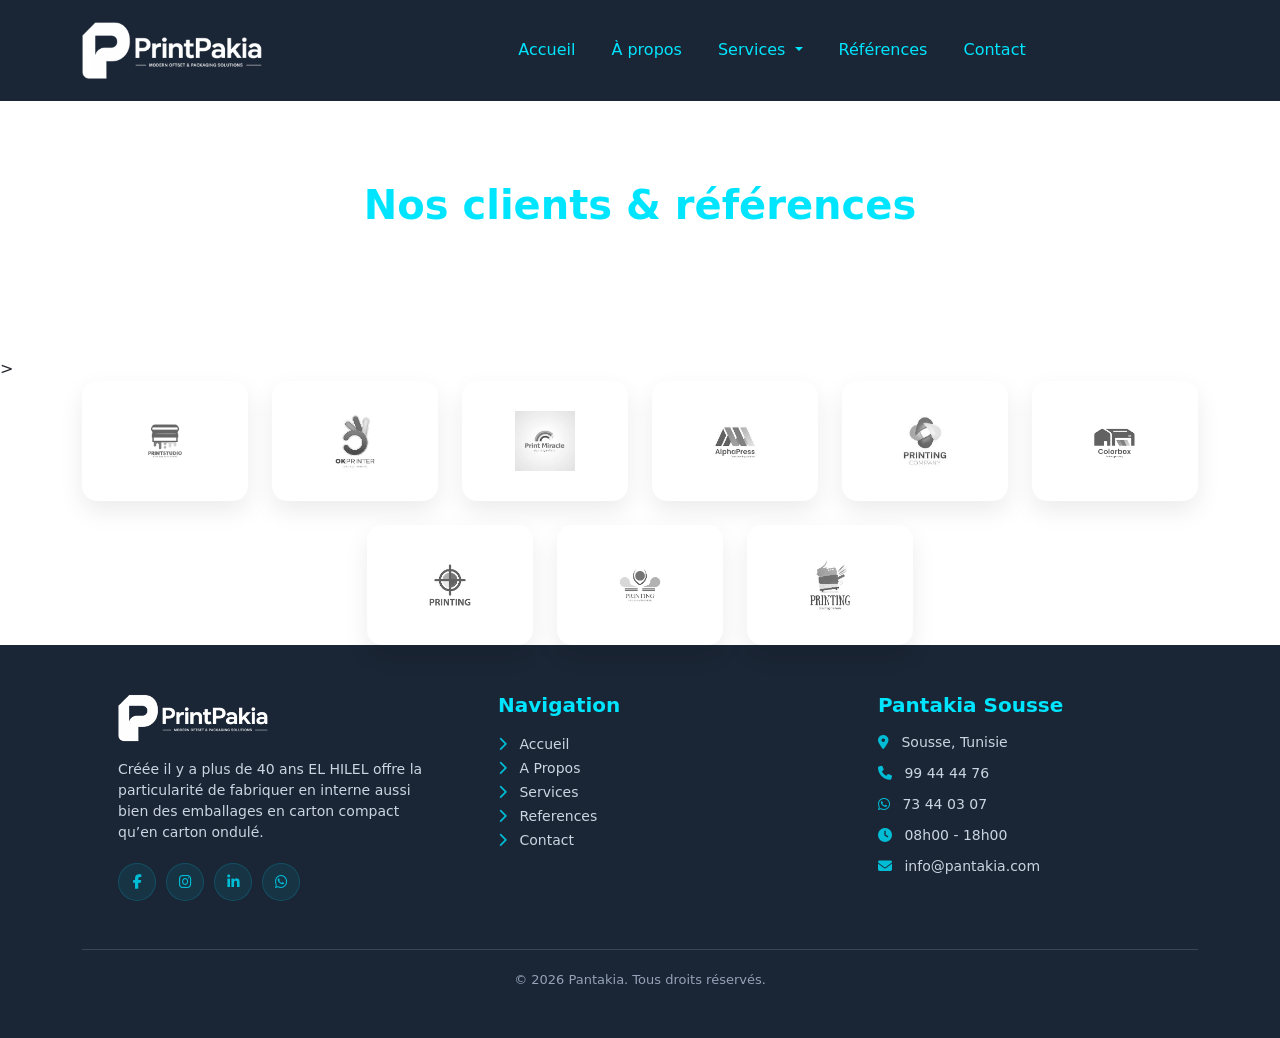
<file: reference.html>
<!DOCTYPE html>
<html lang="fr">
<head>
<meta charset="UTF-8">
<meta name="viewport" content="width=device-width, initial-scale=1.0">

<title>Printpakia</title>
<link href="https://cdn.jsdelivr.net/npm/bootstrap@5.3.8/dist/css/bootstrap.min.css" rel="stylesheet">
<link rel="stylesheet" href="https://cdnjs.cloudflare.com/ajax/libs/font-awesome/6.5.0/css/all.min.css">
<!-- AOS Animation -->
<link rel="stylesheet" href="https://unpkg.com/aos@2.3.1/dist/aos.css">

<link rel="stylesheet" href="css/reference.css">
</head>

</head>

<body>
<nav class="navbar navbar-expand-lg navbar-custom">
    <div class="container">

        <a class="navbar-brand" href="#">
    <img src="images/logo-printpakia-white.png" alt="Pantakia Logo" class="logo-img">
</a>

        <button
            class="navbar-toggler"
            type="button"
            data-bs-toggle="collapse"
            data-bs-target="#navbarNav"
        >
            <span class="navbar-toggler-icon"></span>
        </button>

        <div class="collapse navbar-collapse justify-content-center ps-5" id="navbarNav">

            <ul class="navbar-nav">

                <li class="nav-item">
                    <a class="nav-link" href="/index.html">Accueil</a>
                </li>

                <li class="nav-item">
                    <a class="nav-link" href="/about.html">À propos</a>
                </li>

                <!-- Dropdown -->
                <li class="nav-item dropdown">
                    <a
                        class="nav-link dropdown-toggle"
                        href="/service.html"
                        data-bs-toggle="dropdown"
                    >
                        Services
                    </a>

                    <ul class="dropdown-menu">
                        <li><a class="dropdown-item" href="/service.html">Façonnage</a></li>
                        <li><a class="dropdown-item" href="/service.html">Impression</a></li>
                        <li><a class="dropdown-item" href="/service.html">Logistique</a></li>
                        <li><a class="dropdown-item" href="/service.html">Pré-presse</a></li>
                        <li><a class="dropdown-item" href="/service.html">Contre collage</a></li>
                    </ul>
                </li>

                <li class="nav-item">
                    <a class="nav-link" href="/reference.html">Références</a>
                </li>

                <li class="nav-item">
                    <a class="nav-link" href="/contact.html">Contact</a>
                </li>

            </ul>

        </div>
    </div>
</nav
<-- HERO -->
<section class="ref-hero text-center">

  <div class="container">

    <h1>Nos clients & références</h1>

    <p>Ils nous font confiance pour leurs projets d’impression et packaging</p>

  </div>

</section>
>
<!-- LOGOS -->
<section class="">

  <div class="container">

    <div class="row g-4 justify-content-center">
            <div class="col-6 col-md-3 col-lg-2">
        <div class="logo-card">
          <img src="images/client-1.avif">
        </div>
      </div>

      <div class="col-6 col-md-3 col-lg-2">
        <div class="logo-card">
          <img src="images/client-2.jpg">
        </div>
      </div>

      <div class="col-6 col-md-3 col-lg-2">
        <div class="logo-card">
          <img src="images/client-3.jpg">
        </div>
      </div>

      <div class="col-6 col-md-3 col-lg-2">
        <div class="logo-card">
          <img src="images/client-4.jpg">
        </div>
      </div>

      <div class="col-6 col-md-3 col-lg-2">
        <div class="logo-card">
          <img src="images/client-5.jpg">
        </div>
      </div>

      <div class="col-6 col-md-3 col-lg-2">
        <div class="logo-card">
          <img src="images/client-6.png">
        </div>
      </div>

      <div class="col-6 col-md-3 col-lg-2">
        <div class="logo-card">
          <img src="images/client-7.png">
        </div>
      </div>

      <div class="col-6 col-md-3 col-lg-2">
        <div class="logo-card">
          <img src="images/client-8.png">
        </div>
      </div>

      <div class="col-6 col-md-3 col-lg-2">
        <div class="logo-card">
          <img src="images/client-9.jpg">
        </div>
      </div>
    </div>

  </div>
</section>
<script src="https://cdn.jsdelivr.net/npm/bootstrap@5.3.8/dist/js/bootstrap.bundle.min.js"></script>
<footer class="footer-section py-5">

  <div class="container">

    <div class="row g-4">

      <!-- COL 1 -->
      <div class="col-md-4 ps-5">

        <img src="/images/logo-printpakia-white.png" class="footer-logo mb-3">

        <p class="footer-text">
          Créée il y a plus de 40 ans EL HILEL offre la particularité de fabriquer en interne
          aussi bien des emballages en carton compact qu’en carton ondulé.
        </p>
   <div class="footer-social">
          <a href="#" class="social-btn"><i class="fab fa-facebook-f"></i></a>
          <a href="#" class="social-btn"><i class="fab fa-instagram"></i></a>
          <a href="#" class="social-btn"><i class="fab fa-linkedin-in"></i></a>
          <a href="#" class="social-btn"><i class="fab fa-whatsapp"></i></a>
        </div>
      </div>

      <!-- COL 2 -->
      <div class="col-md-4 ps-5">

        <h5 class="footer-title">Navigation</h5>
<ul class="footer-navigation">
  <li>
        <a class="footer-text">
         <i class="fas fa-chevron-right"></i>
    Accueil
        </a>
</li>
<li>
        <a class="footer-text">
        <i class="fas fa-chevron-right"></i>
        A Propos
        </a>
</li>
<li>
        <a class="footer-text">
       <i class="fas fa-chevron-right"></i>
        Services
        <a>
          </li>
<li>
        <a class="footer-text">
       <i class="fas fa-chevron-right"></i>
       References
        </a>
        </li>
<li>
        <a class="footer-text">
                <i class="fas fa-chevron-right"></i>
      Contact
        </a>
        </li>
</ul>
      </div>

      <!-- COL 3 -->
      <div class="col-md-4 ps-5">

        <h5 class="footer-title">Pantakia Sousse</h5>

        <p class="footer-text">
          <i class="fa fa-map-marker-alt"></i>
          Sousse, Tunisie
        </p>
<a href="" class="footer-text">
        <p class="footer-text">
          <i class="fa fa-phone" ></i>
         99 44 44 76
        </p></a>
        <a href="https://wa.me/21612345678" class="footer-text">
 <p class="footer-text">
          <i class="fa-brands fa-whatsapp"></i>
         73 44 03 07
        </p></a>
        <p class="footer-text">
          <i class="fa fa-clock"></i>
          08h00 - 18h00
        </p>

        <p class="footer-text">
          <i class="fa fa-envelope"></i>
          info@pantakia.com
        </p>  
        

      </div>

    </div>

    <!-- BOTTOM -->
    <div class="text-center mt-5 footer-bottom">
      © 2026 Pantakia. Tous droits réservés.
    </div>

  </div>

</footer>
<script src="https://cdn.jsdelivr.net/npm/bootstrap@5.3.8/dist/js/bootstrap.bundle.min.js"></script>
</body>
</html>
</file>
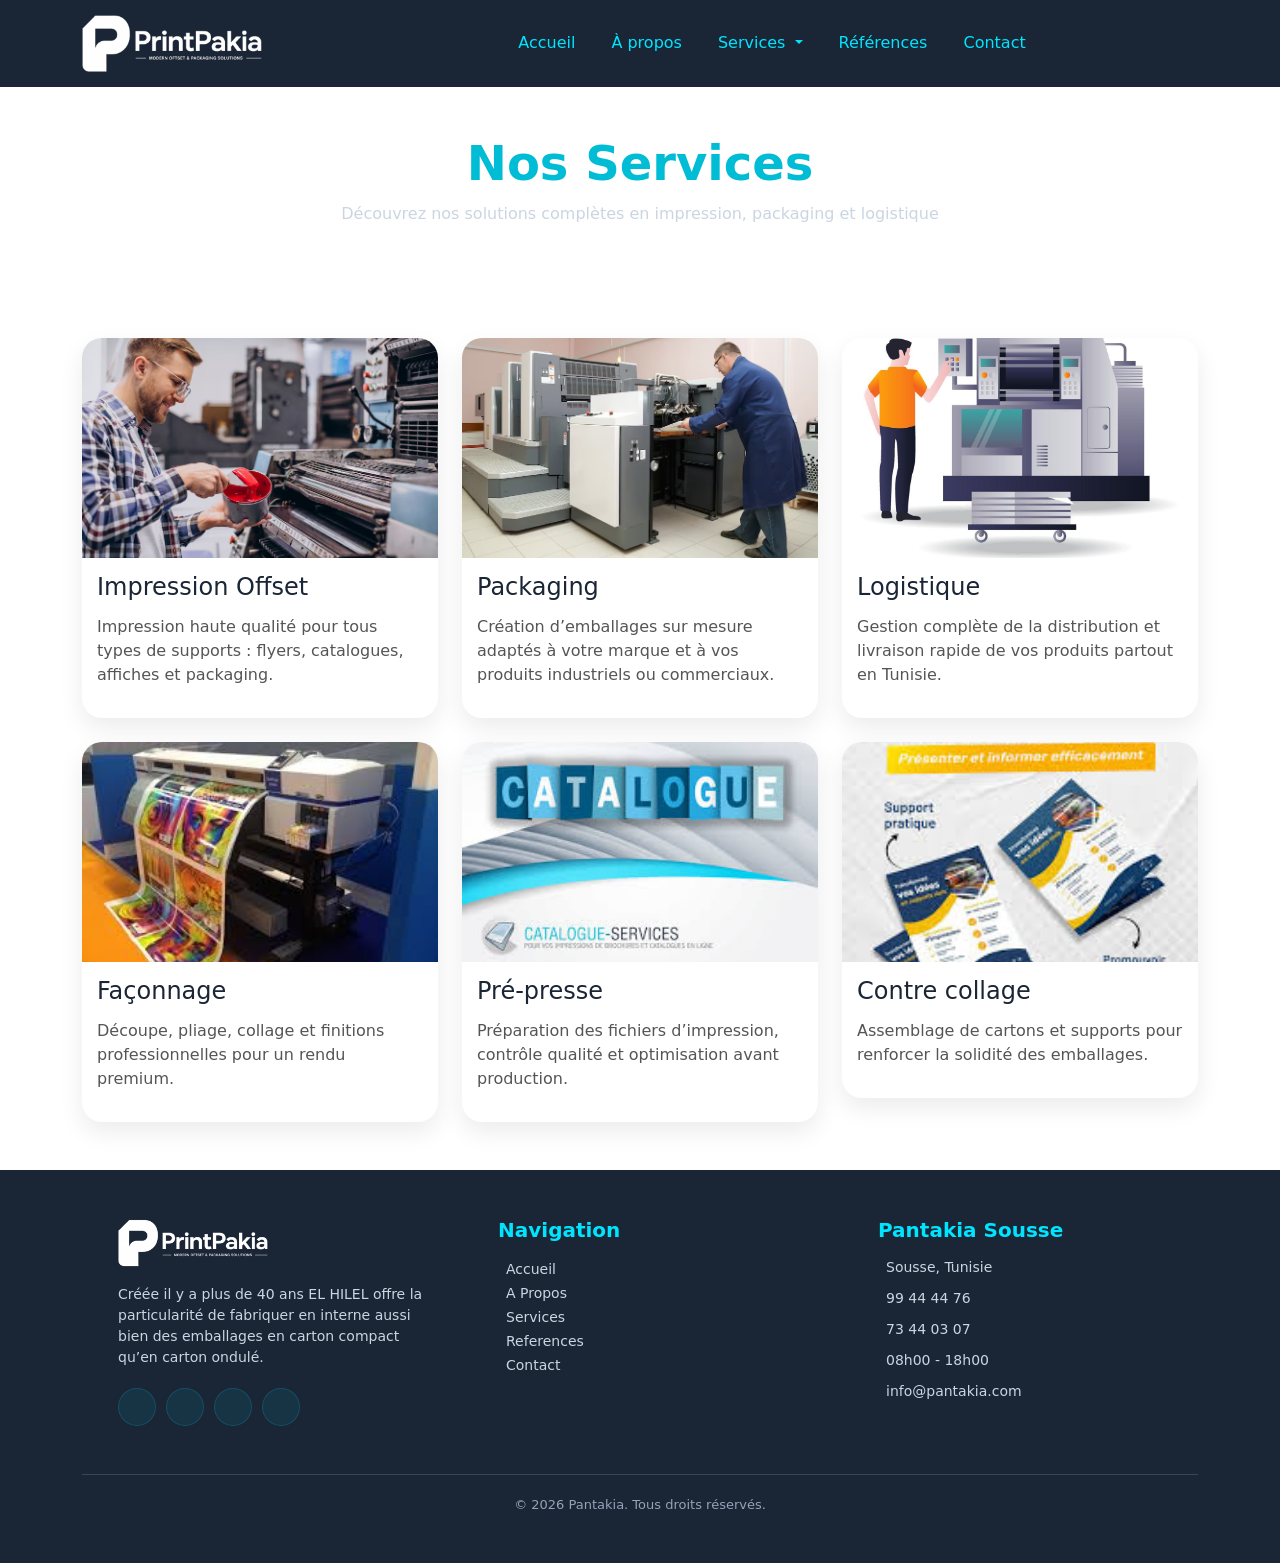
<file: service.html>
<!DOCTYPE html>
<html lang="fr">
<head>
  <meta charset="UTF-8">
  <meta name="viewport" content="width=device-width, initial-scale=1.0">
  <title>Nos Services - PrintPakia</title>
  <link rel="stylesheet" href="css/service.css">
  <link href="https://cdn.jsdelivr.net/npm/bootstrap@5.3.8/dist/css/bootstrap.min.css" rel="stylesheet">
  </head>

<body>
<nav class="navbar navbar-expand-lg navbar-custom">
    <div class="container">

        <a class="navbar-brand" href="#">
    <img src="images/logo-printpakia-white.png" alt="Pantakia Logo" class="logo-img">
</a>

        <button
            class="navbar-toggler"
            type="button"
            data-bs-toggle="collapse"
            data-bs-target="#navbarNav"
        >
            <span class="navbar-toggler-icon"></span>
        </button>

        <div class="collapse navbar-collapse justify-content-center ps-5" id="navbarNav">

            <ul class="navbar-nav">

                <li class="nav-item">
                    <a class="nav-link" href="/index.html">Accueil</a>
                </li>

                <li class="nav-item">
                    <a class="nav-link" href="/about.html">À propos</a>
                </li>

                <!-- Dropdown -->
                <li class="nav-item dropdown">
                    <a
                        class="nav-link dropdown-toggle"
                        href="/service.html"
                        data-bs-toggle="dropdown"
                    >
                        Services
                    </a>

                    <ul class="dropdown-menu">
                        <li><a class="dropdown-item" href="/service.html">Façonnage</a></li>
                        <li><a class="dropdown-item" href="/service.html">Impression</a></li>
                        <li><a class="dropdown-item" href="/service.html">Logistique</a></li>
                        <li><a class="dropdown-item" href="/service.html">Pré-presse</a></li>
                        <li><a class="dropdown-item" href="/service.html">Contre collage</a></li>
                    </ul>
                </li>

                <li class="nav-item">
                    <a class="nav-link" href="/reference.html">Références</a>
                </li>

                <li class="nav-item">
                    <a class="nav-link" href="/contact.html">Contact</a>
                </li>

            </ul>

        </div>
    </div>
</nav>
<!-- HERO -->
<section class="service-hero text-center py-5">

  <div class="container">

    <h1 class="service-title">Nos Services</h1>

    <p class="service-subtitle">
      Découvrez nos solutions complètes en impression, packaging et logistique
    </p>

  </div>

</section>


<!-- SERVICES DETAIL -->
<section class="services-detail py-5">

  <div class="container">

    <div class="row g-4">

      <!-- CARD -->
      <div class="col-lg-4 col-md-6">
        <div class="service-box">
          <img src="images/service-1.avif">
          <h4>Impression Offset</h4>
          <p>
            Impression haute qualité pour tous types de supports :
            flyers, catalogues, affiches et packaging.
          </p>
        </div>
      </div>

      <div class="col-lg-4 col-md-6">
        <div class="service-box">
          <img src="images/service-2.avif">
          <h4>Packaging</h4>
          <p>
            Création d’emballages sur mesure adaptés à votre marque
            et à vos produits industriels ou commerciaux.
          </p>
        </div>
      </div>

      <div class="col-lg-4 col-md-6">
        <div class="service-box">
          <img src="images/service-3.jpg">
          <h4>Logistique</h4>
          <p>
            Gestion complète de la distribution et livraison rapide
            de vos produits partout en Tunisie.
          </p>
        </div>
      </div>

      <div class="col-lg-4 col-md-6">
        <div class="service-box">
          <img src="images/service-5.jpg">
          <h4>Façonnage</h4>
          <p>
            Découpe, pliage, collage et finitions professionnelles
            pour un rendu premium.
          </p>
        </div>
      </div>

      <div class="col-lg-4 col-md-6">
        <div class="service-box">
          <img src="images/service-6.jpg">
          <h4>Pré-presse</h4>
          <p>
            Préparation des fichiers d’impression, contrôle qualité
            et optimisation avant production.
          </p>
        </div>
      </div>

      <div class="col-lg-4 col-md-6">
        <div class="service-box">
          <img src="images/service-7.jpg">
          <h4>Contre collage</h4>
          <p>
            Assemblage de cartons et supports pour renforcer
            la solidité des emballages.
          </p>
        </div>
      </div>

    </div>

  </div>

</section>
<footer class="footer-section py-5">

  <div class="container">

    <div class="row g-4">

      <!-- COL 1 -->
      <div class="col-md-4 ps-5">

        <img src="/images/logo-printpakia-white.png" class="footer-logo mb-3">

        <p class="footer-text">
          Créée il y a plus de 40 ans EL HILEL offre la particularité de fabriquer en interne
          aussi bien des emballages en carton compact qu’en carton ondulé.
        </p>
   <div class="footer-social">
          <a href="#" class="social-btn"><i class="fab fa-facebook-f"></i></a>
          <a href="#" class="social-btn"><i class="fab fa-instagram"></i></a>
          <a href="#" class="social-btn"><i class="fab fa-linkedin-in"></i></a>
          <a href="#" class="social-btn"><i class="fab fa-whatsapp"></i></a>
        </div>
      </div>

      <!-- COL 2 -->
      <div class="col-md-4 ps-5">

        <h5 class="footer-title">Navigation</h5>
<ul class="footer-navigation">
  <li>
        <a class="footer-text">
         <i class="fas fa-chevron-right"></i>
    Accueil
        </a>
</li>
<li>
        <a class="footer-text">
        <i class="fas fa-chevron-right"></i>
        A Propos
        </a>
</li>
<li>
        <a class="footer-text">
       <i class="fas fa-chevron-right"></i>
        Services
        <a>
          </li>
<li>
        <a class="footer-text">
       <i class="fas fa-chevron-right"></i>
       References
        </a>
        </li>
<li>
        <a class="footer-text">
                <i class="fas fa-chevron-right"></i>
      Contact
        </a>
        </li>
</ul>
      </div>

      <!-- COL 3 -->
      <div class="col-md-4 ps-5">

        <h5 class="footer-title">Pantakia Sousse</h5>

        <p class="footer-text">
          <i class="fa fa-map-marker-alt"></i>
          Sousse, Tunisie
        </p>
<a href="" class="footer-text">
        <p class="footer-text">
          <i class="fa fa-phone" ></i>
         99 44 44 76
        </p></a>
        <a href="https://wa.me/21612345678" class="footer-text">
 <p class="footer-text">
          <i class="fa-brands fa-whatsapp"></i>
         73 44 03 07
        </p></a>
        <p class="footer-text">
          <i class="fa fa-clock"></i>
          08h00 - 18h00
        </p>

        <p class="footer-text">
          <i class="fa fa-envelope"></i>
          info@pantakia.com
        </p>  
        

      </div>

    </div>

    <!-- BOTTOM -->
    <div class="text-center mt-5 footer-bottom">
      © 2026 Pantakia. Tous droits réservés.
    </div>

  </div>
  
</footer>
<script src="https://cdn.jsdelivr.net/npm/bootstrap@5.3.8/dist/js/bootstrap.bundle.min.js"></script>
</body>
</html>
</file>
<file: css/style.css>
:root {
    --teal: #00bcd4;
    --teal-dark: #0097a7;
    --teal-deep: #006978;
    --navy: #1a2535;
    --navy-light: #243347;
    --charcoal: #2c3e50;
    --slate: #37474f;
    --light: #f0f4f8;
    --white: #ffffff;
    --accent: #00e5ff;
}
.badge {
  text-decoration: none;
  color: #f0f4f8; 
  border-radius: 50px !important;
  }

body {
    background: var(--light);
    font-family: Arial, sans-serif;
}

/* NAVBAR */
.navbar-custom {
    background: var(--navy);
    padding: 15px 0;
}

.nav-link {
    color: #00e5ff !important;
    margin-left: 20px;
    font-weight: 500;
}

.nav-link:hover {
    color: var(--white) !important;
}
.navbar-toggler {
  border: 1px solid rgba(255,255,255,0.3);
}

.navbar-toggler-icon {
  filter: brightness(0) invert(1);
}
.logo-img {
    width: 180px;
    max-width: 100%;
   }

/* HERO */
.hero-section {
    padding: 80px 0;
}

.hero-badge {
      font-size: 38px;
    font-weight: bold;
    color: var(--navy);
    line-height: 1.2;
        
}

.hero-title {
  font-size: 22px;
  font-weight: 500;
}

.hero-text {
    color: gray;
    font-size: 18px;
    line-height: 1.5;
}

.hero-image {
  width: 100%;
  height: 380px;
  object-fit: cover;
  border-radius: 15px;
}

/* tablette */
@media (max-width: 768px) {
  .hero-image {
    height: 280px;
  }
}

/* mobile */
@media (max-width: 576px) {
  .hero-image {
    height: 220px;
  }
}

/* BUTTONS */
.btn-primary-custom {
    background: var(--teal);
    color: white;
    border: none;
    padding: 14px 30px;
    border-radius: 40px;
    margin-right: 10px;
    text-decoration: none; /* reste sans ligne même hover */
}
.btn-primary-custom:hover {
    background: var(--white);
    color: var(--teal);
    border: 1px solid;
    padding: 14px 30px;
    border-radius: 40px;
    margin-right: 10px;
    text-decoration: none; /* reste sans ligne même hover */
}
 
.btn-primary-custom-1 {
      background: var(--white);
    color: var(--teal);
    border: none;
    padding: 14px 30px;
    border-radius: 40px;
    margin-right: 10px;
   }
   
    a .btn-primary-custom {
      background: var(--white);
    color: var(--teal);
    border: none;
    padding: 14px 30px;
    border-radius: 40px;
    margin-right: 10px;
    text-decoration: none !important;
      }
.btn-primary-custom-1:hover {
      background: var(--navy);
    color: var(--white);
    border: none;
    padding: 14px 30px;
    border-radius: 40px;
    margin-right: 10px;
}
.btn-secondary-custom-2 {
      background: var(--navy);
    color: var(--teal);
    border: none;
    padding: 14px 30px;
    border-radius: 40px;
    margin-right: 10px;
}
.btn-secondary-custom-2:hover {
      background: var(--white);
    color: var(--teal);
    border: none;
    padding: 14px 30px;
    border-radius: 40px;
    margin-right: 10px;
}

.btn-secondary-custom {
    border: 2px solid var(--teal);
    background: transparent;
    color: var(--teal);
    padding: 14px 20px;
    border-radius: 40px;
    font-size: 15px;
}
/* 📱 TABLET + MOBILE */
@media (max-width: 768px) {
  .btn-secondary-custom {
    padding: 10px 16px;   /* ↓ plus petit */
    font-size: 14px;
margin-top: 15px;
  }
}

/* 📱 SMALL MOBILE */
@media (max-width: 576px) {
  .btn-secondary-custom {
           font-size: 13px;
    /* 👇 espace en bas */
  }
   .btn-secondary-custom:hover {
    padding: 8px 14px;    /* encore plus petit */
    font-size: 13px;
    /* 👇 espace en bas */
  }
}
.btn-secondary-custom:hover {
    border: 2px solid var(--teal);
    background: var(--teal);
   color: white;
    padding: 14px 20px;
    border-radius: 40px;
    font-size: 15px;
}
.link-service {
    color: var(--teal);
    font-weight: bold;

}

.service-card {
  border: 1px solid rgba(36, 51, 71, 0.10);
  border-radius: 20px;
  overflow: hidden;
  background: white;
  transition: 0.4s ease;
  height: 100%;
}

.service-card:hover {
  transform: translateY(-8px);
}

.img-box {
  height: 240px;
  overflow: hidden;
}

.img-box img {
  width: 100%;
  height: 100%;
  object-fit: cover;
  transition: 0.4s;
}

.service-card:hover img {
  transform: scale(1.08);
}
/*sector*/
.sector-card {
  position: relative;
  height: 260px;
  border-radius: 20px;
  overflow: hidden;
  cursor: pointer;
}
.sector-card:hover {
 background-color: var(--teal);
}

/* image background */
.sector-bg img {
  width: 100px;
    height: 100%;
  object-fit: cover;
  transition: 0.5s;
  width: 150px;
 
    }
    .sector-bg {
  text-align: end;
  
    }
  
/* dark overlay */
.sector-card::before {
  content: "";
  position: absolute;
  top: 0;
  right: 0;
  width: 100%;
  height: 100%;
  background: rgba(0,0,0,0.4);
  z-index: 1;
}

/* content */
.sector-content {
  position: absolute;
  bottom: 20px;
  left: 20px;
  z-index: 2;
  color: white;
}

.sector-content h4 {
  margin-bottom: 10px;
}

/* button */
.sector-content button {
  border: none;
  padding: 8px 15px;
  border-radius: 8px;
  background: #00bcd4;
  color: white;
  cursor: pointer;
  transition: 0.3s;
}

.sector-content button:hover {
  background: #0097a7;
}

/* hover zoom image */
.sector-card:hover img {
  transform: scale(1.1);
}

/* responsive */
@media (max-width: 768px) {
  .sector-card {
    height: 220px;
  }
}

@media (max-width: 576px) {
  .sector-card {
    height: 200px;
  }
}
/*sector*/

.more-content {
  display: none;
  margin-top: 15px;
}

.btn-read {
border: none;
  padding: 8px 18px;
  border-radius: 10px;
  background: var(--teal);
  color: white;
  cursor: pointer;
  transition: 0.3s;
}

.btn-read:hover {
  background: var(--teal-dark);
}
/*about*/
.about-section {
  background: #f8fafc;
}

.about-img img {
  max-height: 450px;
  object-fit: cover;
  transition: 0.4s ease;
}

.about-img img:hover {
  transform: scale(1.03);
}
.logos-wrapper {
  width: 100%;
  overflow: hidden;
  padding: 40px 0;
  background: white;
}

/* container flex */
.logos-track {
  display: flex;
  align-items: center;
  justify-content: center;
  gap: 40px;
  flex-wrap: wrap; /* ✅ responsive */
}

/* logos */
.client-2 {
  height: 70px;
  width: auto;
  object-fit: contain;
  filter: grayscale(100%);
  opacity: 0.7;
  transition: all 0.3s ease;
}

/* hover effect */
.client-2:hover {
  transform: scale(1.15);
  filter: grayscale(0%);
  opacity: 1;
}

/* 📱 responsive mobile */
@media (max-width: 768px) {
  .logos-track {
    gap: 20px;
  }

  .client-2 {
    height: 50px;
  }
}
.client-2 {
    width: 180px
}

.clients-section {
  padding: 60px 0;
  text-align: center;
  background: #fff;

}

.clients-title {
  width: 100%;
  font-size: 32px;
  font-weight: 700;
  color: #1a2535;
  margin-bottom: 40px;
  text-align: center;
}
:root {
  --navy-light: #243347;
  --charcoal: #2c3e50;
  --teal: #00bcd4;
  --teal-dark: #0097a7;
  --teal-deep: #006978;
}

/* SECTION */
/*img contact */

/* image 1 */

/* TEXT */
.contact-title {
  font-size: 36px;
  font-weight: bold;
  color: var(--navy-light);
}

.contact-text {
  color: gray;
text-align: justify;
line-height: 1.3;


}

/* FORM */
.contact-form {
  background: white;
   border-radius: 20px;
  box-shadow: 0 10px 30px rgba(0,0,0,0.08);
}
.contact-form .form-control {
  height: 38px;
  padding: 6px 10px;
  font-size: 14px;
}

/* LABEL */
.contact-form label {
  font-weight: 600;
  color: var(--navy-light);
  margin-bottom: 5px;
}

/* INPUTS */
.contact-form input,
.contact-form textarea {
  border-radius: 12px;
  border: 1px solid #ddd;
  padding: 10px;
}

/* BUTTON */
.btn-contact {
  background: var(--teal);
  color: white;
  padding: 12px;
  border: none;
  border-radius: 12px;
  font-weight: bold;
  transition: 0.3s;
}

.btn-contact:hover {
  background: var(--teal-dark);
  transform: scale(1.02);
}

/* INPUT ICON */
.input-icon {
  position: relative;
  display: flex;
  align-items: center;
}

.input-icon i {
  position: absolute;
  left: 10px;
  color: var(--teal);
}

.input-icon input {
  padding-left: 35px;
}

/* TIME BOX */
.time-box {
  position: relative;
}

/* ARROWS */
.time-arrows {
  position: absolute;
  right: 10px;
  display: flex;
  flex-direction: column;
  gap: 2px;
}

.time-arrows button {
  border: none;
  background: var(--teal);
  color: white;
  font-size: 10px;
  width: 18px;
  height: 18px;
  border-radius: 3px;
  cursor: pointer;
}

.time-arrows button:hover {
  background: var(--teal-dark);
}
/*maps*/
.maps-section {
  background: #f8fafc;
}

.maps-title {
  font-size: 36px;
  font-weight: bold;
  color: #243347;
}

.maps-text {
  color: #2c3e50;
}

/* MAP CONTAINER */
.map-container {
  border-radius: 20px;
  overflow: hidden;
  box-shadow: 0 10px 30px rgba(0,0,0,0.15);
  border: 3px solid #00bcd4;
}

/* responsive fix */
.map-container iframe {
  width: 100%;
  display: block;
}


/* WHY */
.why-section {
    padding: 80px 0;
    background: var(--navy);
}

.why-card {
    background: var(--navy-light);
    color: white;
    padding: 40px;
    border-radius: 25px;
    text-align: center;
    font-size: 22px;
    font-weight: bold;
    margin-bottom: 20px;
}

/* CTA */
.cta-section {
    padding: 80px 20px;
    background: var(--teal);
    color: white;
}

.btn-white-custom {
    background: white;
    color: var(--teal);
    border: none;
    padding: 14px 30px;
    border-radius: 40px;
    margin: 10px;
}

.btn-dark-custom {
    background: var(--navy);
    color: white;
    border: none;
    padding: 14px 30px;
    border-radius: 40px;
    margin: 10px;
}

/* FOOTER */
.footer-custom {
    background: var(--navy);
    color: white;
    padding: 25px;
}

/* RESPONSIVE */
@media (max-width: 992px) {
    .hero-section {
        text-align: center;
    }

    .hero-title {
        font-size: 40px;
    }

    .hero-image {
        margin-top: 40px;
        height: 400px;
    }

    .btn-primary-custom,
    .btn-secondary-custom {
        width: 100%;
        margin-bottom: 10px;
    }

    .nav-link {
        margin-left: 0;
        margin-top: 10px;
    }
}

@media (max-width: 768px) {
    .hero-title {
        font-size: 32px;
    }

    .hero-text {
        font-size: 16px;
    }

    .hero-image {
        height: 300px;
    }

    .section-title {
        font-size: 30px;
    }

    .logo-img {
        width: 140px;
    }
}

@media (max-width: 576px) {
    .hero-section {
        padding: 50px 0;
    }

    .hero-title {
        font-size: 28px;
    }

    .hero-image {
        height: 250px;
    }

    .btn-primary-custom,
    .btn-secondary-custom,
    .btn-white-custom,
    .btn-dark-custom {
        width: 100%;
    }

}
/*footer*/
.footer-section {
  background: #1a2535;
  color: white;
}

/* LOGO */
.footer-logo {
  width: 150px;
}

/* TEXT */
.footer-navigation {    
  list-style: none;
  padding: 0;
  margin: 0;
}
a.footer-text { 
  text-decoration: none !important;
}
.footer-text {
  color: #cbd5e1;
  font-size: 14px;
  margin-bottom: 10px;
}
.footer-text:hover {
  color: var(--teal);
  font-size: 14px;
  margin-bottom: 10px;
}
/*social*/
 .footer-social { display:flex; gap:10px; margin-top:20px;}
  .social-btn { width:38px; height:38px; background:rgba(0,188,212,0.1); border:1px solid rgba(0,188,212,0.2); border-radius:50px; display:flex; align-items:center; justify-content:center; color:var(--teal); font-size:0.9rem; text-decoration:none; transition:all .3s; }
  .social-btn:hover { background:var(--teal); color:var(--white); transform:translateY(-2px); }
/* TITLES */
.footer-title {
  color: #00e5ff;
  font-weight: bold;
  margin-bottom: 15px;
}

/* ICONS */
.footer-text i {
  margin-right: 8px;
  color: #00bcd4;
  text-decoration: none;
}

/* BOTTOM */
.footer-bottom {
  border-top: 1px solid rgba(255,255,255,0.15);
  padding-top: 20px;
  font-size: 13px;
  color: #94a3b8;
}
</file>
<file: css/about.css>
/* NAVBAR */
.navbar-custom {
    background: var(--navy);
    padding: 15px 0;
}

.nav-link {
    color: #00e5ff !important;
    margin-left: 20px;
    font-weight: 500;
}

.nav-link:hover {
    color: var(--white) !important;
}
.navbar-toggler {
  border: 1px solid rgba(255,255,255,0.3);
}

.navbar-toggler-icon {
  filter: brightness(0) invert(1);
}
.logo-img {
    width: 180px;
    max-width: 100%;
   }
/* HERO */
:root {
    --teal: #00bcd4;
    --teal-dark: #0097a7;
    --teal-deep: #006978;
    --navy: #1a2535;
    --navy-light: #243347;
    --charcoal: #2c3e50;
    --slate: #37474f;
    --light: #f0f4f8;
    --white: #ffffff;
    --accent: #00e5ff;
}
.about-hero {
  color: var(--white);
  padding: 100px 20px;  
  
}

.about-hero h1 {
  color: var(--accent);
  font-weight: bold;
}

.about-hero p {
  color: #cbd5e1;
}

/* SECTION TITLE */
h2 {
  color: var(--navy);
  font-weight: bold;
}
.mission {
    line-height: 1.7;
   }
/* BUTTONS */
.btn-primary-custom {
    background: var(--teal);
    color: white;
    border: none;
    padding: 14px 30px;
    border-radius: 40px;
    margin-right: 10px;
    margin-bottom: 10px;
    text-decoration: none; /* reste sans ligne même hover */
}
.btn-primary-custom:hover {
    background: var(--white);
    color: var(--teal);
    border: 1px solid;
    padding: 14px 30px;
    border-radius: 40px;
    margin-right: 10px;
    text-decoration: none; /* reste sans ligne même hover */
}

/* IMAGE */
.about-img {
  border-radius: 25px;
  box-shadow: 0 15px 40px rgba(0,0,0,0.2);
}

/* TIMELINE */
.timeline-item {
  background: var(--white);
  padding: 20px;
  border-radius: 20px;
  box-shadow: 0 10px 25px rgba(0,0,0,0.08);
  text-align: center;
}

.timeline-item h4 {
  color: var(--teal);
}

/* TEAM */
.team-card {
  background: var(--white);
  border-radius: 20px;
  text-align: center;
  overflow: hidden;
  box-shadow: 0 10px 25px rgba(0,0,0,0.08);
  transition: 0.3s;
}

.team-card img {
  width: 100%;
  height: 250px;
  object-fit: cover;
}

.team-card h4 {
  color: var(--navy);
}

.team-card p {
  color: var(--slate);
}

.team-card:hover {
  transform: translateY(-10px);
}

/* VALUES */
.values-section {
  background: #f0f4f8;
}
/*accordion*/
.accordion-item {
  border: none !important;
  margin-bottom: 15px;
  border-radius: 15px !important;
  overflow: hidden;
}

.accordion-button {
  background-color: #243347 !important;
  color: white !important;
  font-weight: 600;
}

.accordion-button:not(.collapsed) {
  background-color: #00bcd4 !important;
  color: white !important;
}

.accordion-body {
  background: white;
  color: #2c3e50;
  line-height: 1.8;
}

.accordion-button:focus {
  box-shadow: none !important;
}

/* flèche blanche */
.accordion-button::after {
  filter: brightness(0) invert(1);
}
/* TITLE */
.values-title {
  color: var(--navy);
  font-weight: bold;
  font-size: 36px;
}

/* SUBTITLE */
.values-subtitle {
  color: var(--slate);
  margin-top: 10px;
}

/* CARD */

.values-modern {
  background: #f0f4f8;
  margin-top: 20px;
}

/* TITLE */
.values-title {
  font-size: 38px;
  font-weight: bold;
  color: var(--navy);
}

.values-subtitle {
  color: var(--slate);
  margin-top: 10px;
}

/* ITEM CARD */
.value-item {
  background: white;
  padding: 40px 25px;
  border-radius: 20px;
  box-shadow: 0 10px 30px rgba(0,0,0,0.08);
  transition: 0.3s;
  height: 100%;
}

/* ICON */
.value-icon {
  width: 60px;
  height: 60px;
  background: linear-gradient(135deg, var(--teal), var(--teal-dark));
  color: white;
  font-size: 22px;
  display: flex;
  align-items: center;
  justify-content: center;
  border-radius: 50%;
  margin: 0 auto 15px;
}

/* TITLE */
.value-item h4 {
  color: var(--navy);
  font-weight: bold;
}

/* TEXT */
.value-item p {
  color: var(--slate);
  font-size: 14px;
}

/* HOVER */
.value-item:hover {
  transform: translateY(-10px);
  box-shadow: 0 15px 40px rgba(0,0,0,0.12);
}

/* FOOTER */
.footer-custom {
    background: var(--navy);
    color: white;
    padding: 25px;
}

.footer-section {
  background: #1a2535;
  color: white;
}

/* LOGO */
.footer-logo {
  width: 150px;
}

/* TEXT */
.footer-navigation {    
  list-style: none;
  padding: 0;
  margin: 0;
}
a.footer-text { 
  text-decoration: none !important;
}
.footer-text {
  color: #cbd5e1;
  font-size: 14px;
  margin-bottom: 10px;
}
.footer-text:hover {
  color: var(--teal);
  font-size: 14px;
  margin-bottom: 10px;
}
/*social*/
 .footer-social { display:flex; gap:10px; margin-top:20px;}
  .social-btn { width:38px; height:38px; background:rgba(0,188,212,0.1); border:1px solid rgba(0,188,212,0.2); border-radius:50px; display:flex; align-items:center; justify-content:center; color:var(--teal); font-size:0.9rem; text-decoration:none; transition:all .3s; }
  .social-btn:hover { background:var(--teal); color:var(--white); transform:translateY(-2px); }
/* TITLES */
.footer-title {
  color: #00e5ff;
  font-weight: bold;
  margin-bottom: 15px;
}

/* ICONS */
.footer-text i {
  margin-right: 8px;
  color: #00bcd4;
  text-decoration: none;
}

/* BOTTOM */
.footer-bottom {
  border-top: 1px solid rgba(255,255,255,0.15);
  padding-top: 20px;
  font-size: 13px;
  color: #94a3b8;
}
</file>
<file: css/contact.css>
/* HERO */
:root {
    --teal: #00bcd4;
    --teal-dark: #0097a7;
    --teal-deep: #006978;
    --navy: #1a2535;
    --navy-light: #243347;
    --charcoal: #2c3e50;
    --slate: #37474f;
    --light: #f0f4f8;
    --white: #ffffff;
    --accent: #00e5ff;
}

/* NAVBAR */
.navbar-custom {
    background: var(--navy);
    padding: 15px 0;
}

.nav-link {
    color: #00e5ff !important;
    margin-left: 20px;
    font-weight: 500;
}

.nav-link:hover {
    color: var(--white) !important;
}
.navbar-toggler {
  border: 1px solid rgba(255,255,255,0.3);
}

.navbar-toggler-icon {
  filter: brightness(0) invert(1);
}
.logo-img {
    width: 180px;
    max-width: 100%;
   }
.title-1 {
    color: var(--teal);
    font-weight: bolder;
   }

.contact-hero {
   color: white;
  padding: 60px 20px;
}

/* FORM */
.contact-form {
  background: white;
    border-radius: 20px;
  box-shadow: 0 10px 30px rgba(0,0,0,0.08);
}

/* INPUTS */
.form-control {
  border-radius: 12px;
  padding: 12px;
  border: 1px solid #ddd;
}

/* BUTTON */
.btn-contact {
  background: var(--teal);
  color: white;
  width: 100%;
  padding: 12px;
  border-radius: 12px;
  border: none;
  transition: 0.3s;
}

.btn-contact:hover {
  background: var(--teal-dark);
}

/* INFO */
.contact-info i {
  color: var(--teal);
  margin-right: 8px;
}

/* TIME ICONS */
.time-icons {
  position: absolute;
  right: 15px;
  top: 10px;
  display: flex;
  flex-direction: column;
  font-size: 12px;
  color: var(--teal);
  cursor: pointer;
}

/* FOOTER */
.footer-custom {
    background: var(--navy);
    color: white;
    padding: 25px;
}

.footer-section {
  background: #1a2535;
  color: white;
}

/* LOGO */
.footer-logo {
  width: 150px;
}

/* TEXT */
.footer-navigation {    
  list-style: none;
  padding: 0;
  margin: 0;
}
a.footer-text { 
  text-decoration: none !important;
}
.footer-text {
  color: #cbd5e1;
  font-size: 14px;
  margin-bottom: 10px;
}
.footer-text:hover {
  color: var(--teal);
  font-size: 14px;
  margin-bottom: 10px;
}
/*social*/
 .footer-social { display:flex; gap:10px; margin-top:20px;}
  .social-btn { width:38px; height:38px; background:rgba(0,188,212,0.1); border:1px solid rgba(0,188,212,0.2); border-radius:50px; display:flex; align-items:center; justify-content:center; color:var(--teal); font-size:0.9rem; text-decoration:none; transition:all .3s; }
  .social-btn:hover { background:var(--teal); color:var(--white); transform:translateY(-2px); }
/* TITLES */
.footer-title {
  color: #00e5ff !important;
  font-weight: bold !important;
  margin-bottom: 15px !important;
}
/* ICONS */
.footer-text i {
  margin-right: 8px;
  color: #00bcd4;
  text-decoration: none;
}

/* BOTTOM */
.footer-bottom {
  border-top: 1px solid rgba(255,255,255,0.15);
  padding-top: 20px;
  font-size: 13px;
  color: #94a3b8;
}
</file>
<file: css/reference.css>
/* NAVBAR */
.navbar-custom {
    background: var(--navy);
    padding: 15px 0;
}

.nav-link {
    color: #00e5ff !important;
    margin-left: 20px;
    font-weight: 500;
}

.nav-link:hover {
    color: var(--white) !important;
}
.navbar-toggler {
  border: 1px solid rgba(255,255,255,0.3);
}

.navbar-toggler-icon {
  filter: brightness(0) invert(1);
}
.logo-img {
    width: 180px;
    max-width: 100%;
   }
/* HERO */
:root {
    --teal: #00bcd4;
    --teal-dark: #0097a7;
    --teal-deep: #006978;
    --navy: #1a2535;
    --navy-light: #243347;
    --charcoal: #2c3e50;
    --slate: #37474f;
    --light: #f0f4f8;
    --white: #ffffff;
    --accent: #00e5ff;
}
/* HERO */
.ref-hero {
  color: white;
  padding: 80px 20px;
}

.ref-hero h1 {
  color: var(--accent);
  font-weight: bold;
}

/* LOGO CARD */
.logo-card {
  background: white;
  padding: 20px;
  border-radius: 15px;
  box-shadow: 0 10px 25px rgba(0,0,0,0.08);
  display: flex;
  align-items: center;
  justify-content: center;
  height: 120px;
  transition: 0.3s;
}

/* IMAGE LOGO */
.logo-card img {
  max-width: 100%;
  max-height: 60px;
  object-fit: contain;
  filter: grayscale(100%);
  opacity: 0.7;
  transition: 0.3s;
}

/* HOVER EFFECT */
.logo-card:hover {
  transform: translateY(-8px);
  box-shadow: 0 15px 35px rgba(0,0,0,0.15);
}

.logo-card:hover img {
  filter: grayscale(0%);
  opacity: 1;
}

/* FOOTER */
.footer-custom {
    background: var(--navy);
    color: white;
    padding: 25px;
}

.footer-section {
  background: #1a2535;
  color: white;
}

/* LOGO */
.footer-logo {
  width: 150px;
}

/* TEXT */
.footer-navigation {    
  list-style: none;
  padding: 0;
  margin: 0;
}
a.footer-text { 
  text-decoration: none !important;
}
.footer-text {
  color: #cbd5e1;
  font-size: 14px;
  margin-bottom: 10px;
}
.footer-text:hover {
  color: var(--teal);
  font-size: 14px;
  margin-bottom: 10px;
}
/*social*/
 .footer-social { display:flex; gap:10px; margin-top:20px;}
  .social-btn { width:38px; height:38px; background:rgba(0,188,212,0.1); border:1px solid rgba(0,188,212,0.2); border-radius:50px; display:flex; align-items:center; justify-content:center; color:var(--teal); font-size:0.9rem; text-decoration:none; transition:all .3s; }
  .social-btn:hover { background:var(--teal); color:var(--white); transform:translateY(-2px); }
/* TITLES */
.footer-title {
  color: #00e5ff;
  font-weight: bold;
  margin-bottom: 15px;
}

/* ICONS */
.footer-text i {
  margin-right: 8px;
  color: #00bcd4;
  text-decoration: none;
}

/* BOTTOM */
.footer-bottom {
  border-top: 1px solid rgba(255,255,255,0.15);
  padding-top: 20px;
  font-size: 13px;
  color: #94a3b8;
}
</file>
<file: css/service.css>
/* NAVBAR */
.navbar-custom {
    background: var(--navy);
    padding: 15px 0;
}

.nav-link {
    color: #00e5ff !important;
    margin-left: 20px;
    font-weight: 500;
}

.nav-link:hover {
    color: var(--white) !important;
}
.navbar-toggler {
  border: 1px solid rgba(255,255,255,0.3);
}

.navbar-toggler-icon {
  filter: brightness(0) invert(1);
}
.logo-img {
    width: 180px;
    max-width: 100%;
   }
/* HERO */
/* HERO */
:root {
    --teal: #00bcd4;
    --teal-dark: #0097a7;
    --teal-deep: #006978;
    --navy: #1a2535;
    --navy-light: #243347;
    --charcoal: #2c3e50;
    --slate: #37474f;
    --light: #f0f4f8;
    --white: #ffffff;
    --accent: #00e5ff;
}
/* HERO */
.service-hero {
 
  color: #00bcd4;
  padding: 80px 20px;
}

.service-title {
  font-size: 48px;
  font-weight: bold;
}

.service-subtitle {
  color: #cbd5e1;
  margin-top: 10px;
}

/* SERVICE BOX */
.service-box {
  background: white;
  border-radius: 20px;
  overflow: hidden;
  box-shadow: 0 10px 25px rgba(0,0,0,0.08);
  transition: 0.3s;
  padding-bottom: 15px;
}

.service-box img {
  width: 100%;
  height: 220px;
  object-fit: cover;
  transition: 0.4s;
}

/* hover image */
.service-box:hover img {
  transform: scale(1.1);
}

.service-box h4 {
  padding: 15px 15px 5px;
  color: #1a2535;
}

.service-box p {
  padding: 0 15px;
  color: #555;
}

/* hover card */
.service-box:hover {
  transform: translateY(-5px);
  box-shadow: 0 15px 35px rgba(0,0,0,0.15);
}

/* FOOTER */
.footer-custom {
    background: var(--navy);
    color: white;
    padding: 25px;
}

.footer-section {
  background: #1a2535;
  color: white;
}

/* LOGO */
.footer-logo {
  width: 150px;
}

/* TEXT */
.footer-navigation {    
  list-style: none;
  padding: 0;
  margin: 0;
}
a.footer-text { 
  text-decoration: none !important;
}
.footer-text {
  color: #cbd5e1;
  font-size: 14px;
  margin-bottom: 10px;
}
.footer-text:hover {
  color: var(--teal);
  font-size: 14px;
  margin-bottom: 10px;
}
/*social*/
 .footer-social { display:flex; gap:10px; margin-top:20px;}
  .social-btn { width:38px; height:38px; background:rgba(0,188,212,0.1); border:1px solid rgba(0,188,212,0.2); border-radius:50px; display:flex; align-items:center; justify-content:center; color:var(--teal); font-size:0.9rem; text-decoration:none; transition:all .3s; }
  .social-btn:hover { background:var(--teal); color:var(--white); transform:translateY(-2px); }
/* TITLES */
.footer-title {
  color: #00e5ff;
  font-weight: bold;
  margin-bottom: 15px;
}

/* ICONS */
.footer-text i {
  margin-right: 8px;
  color: #00bcd4;
  text-decoration: none;
}

/* BOTTOM */
.footer-bottom {
  border-top: 1px solid rgba(255,255,255,0.15);
  padding-top: 20px;
  font-size: 13px;
  color: #94a3b8;
}
</file>
